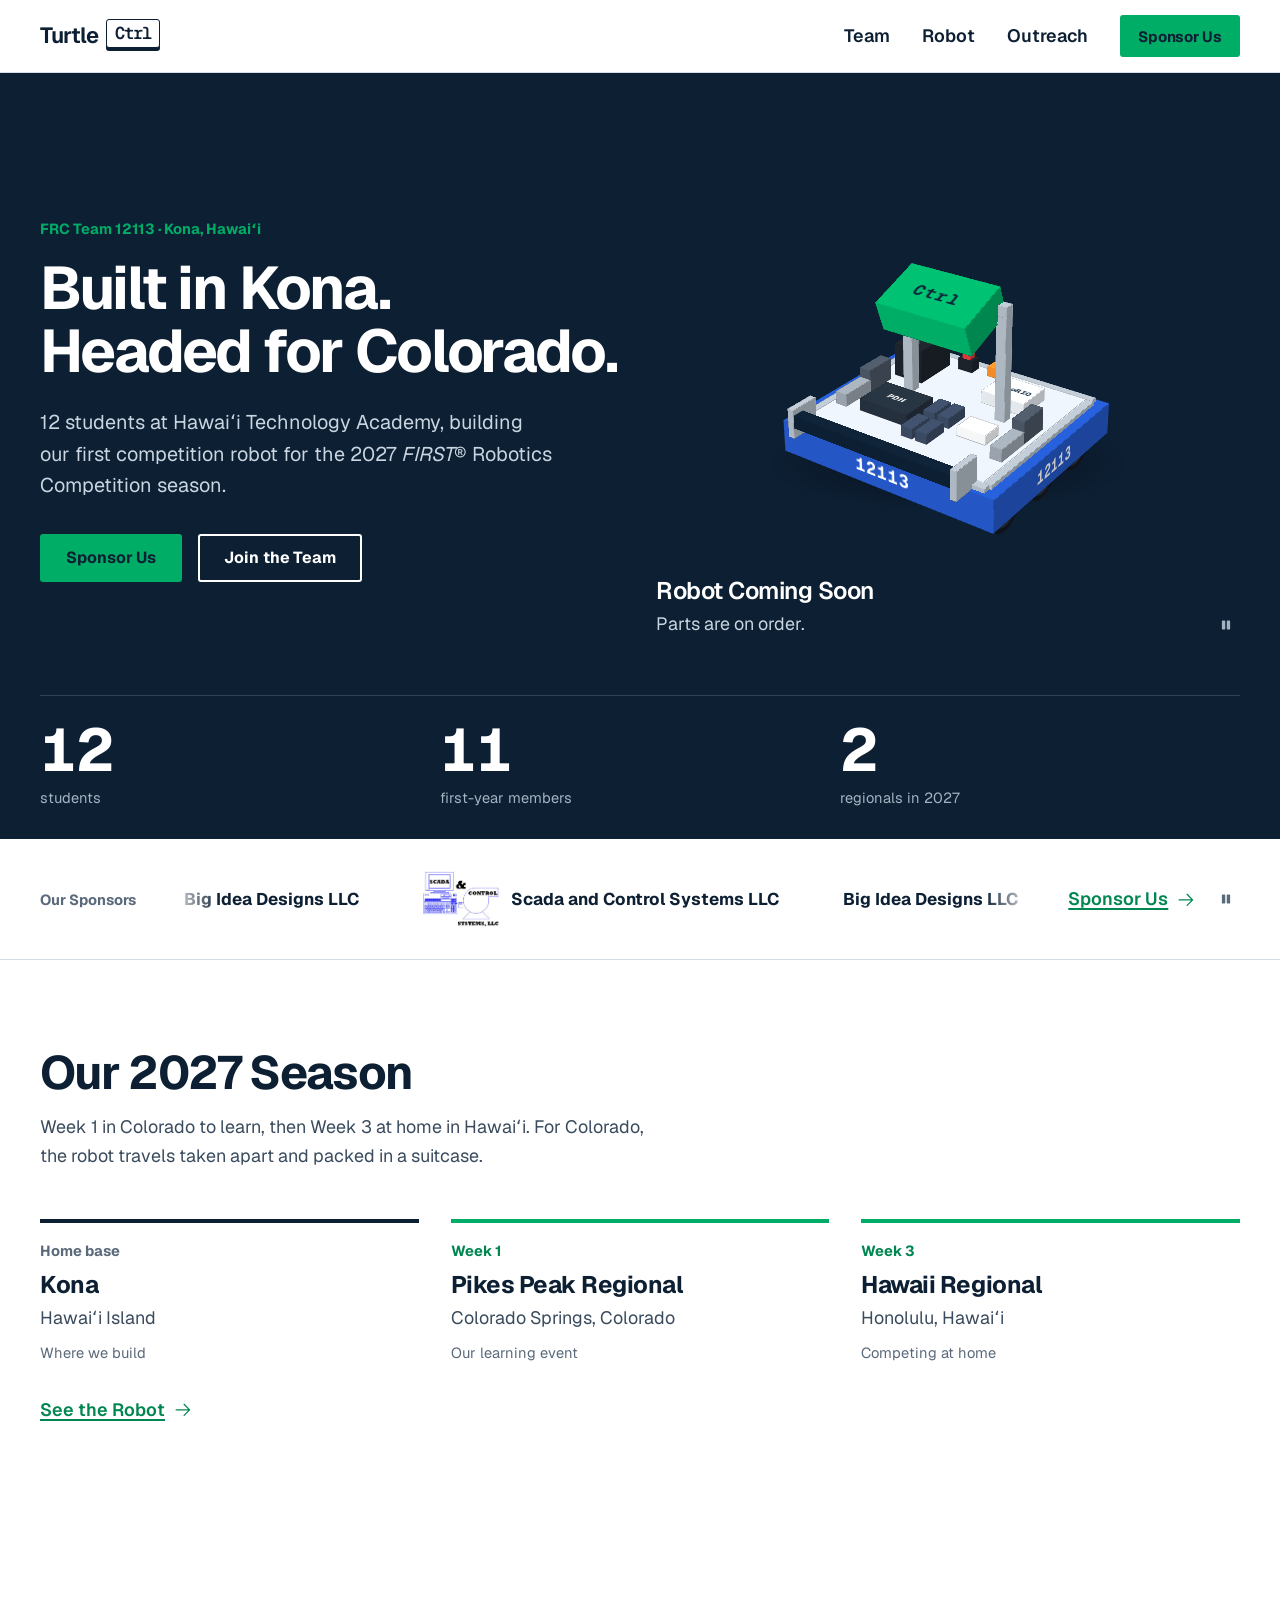
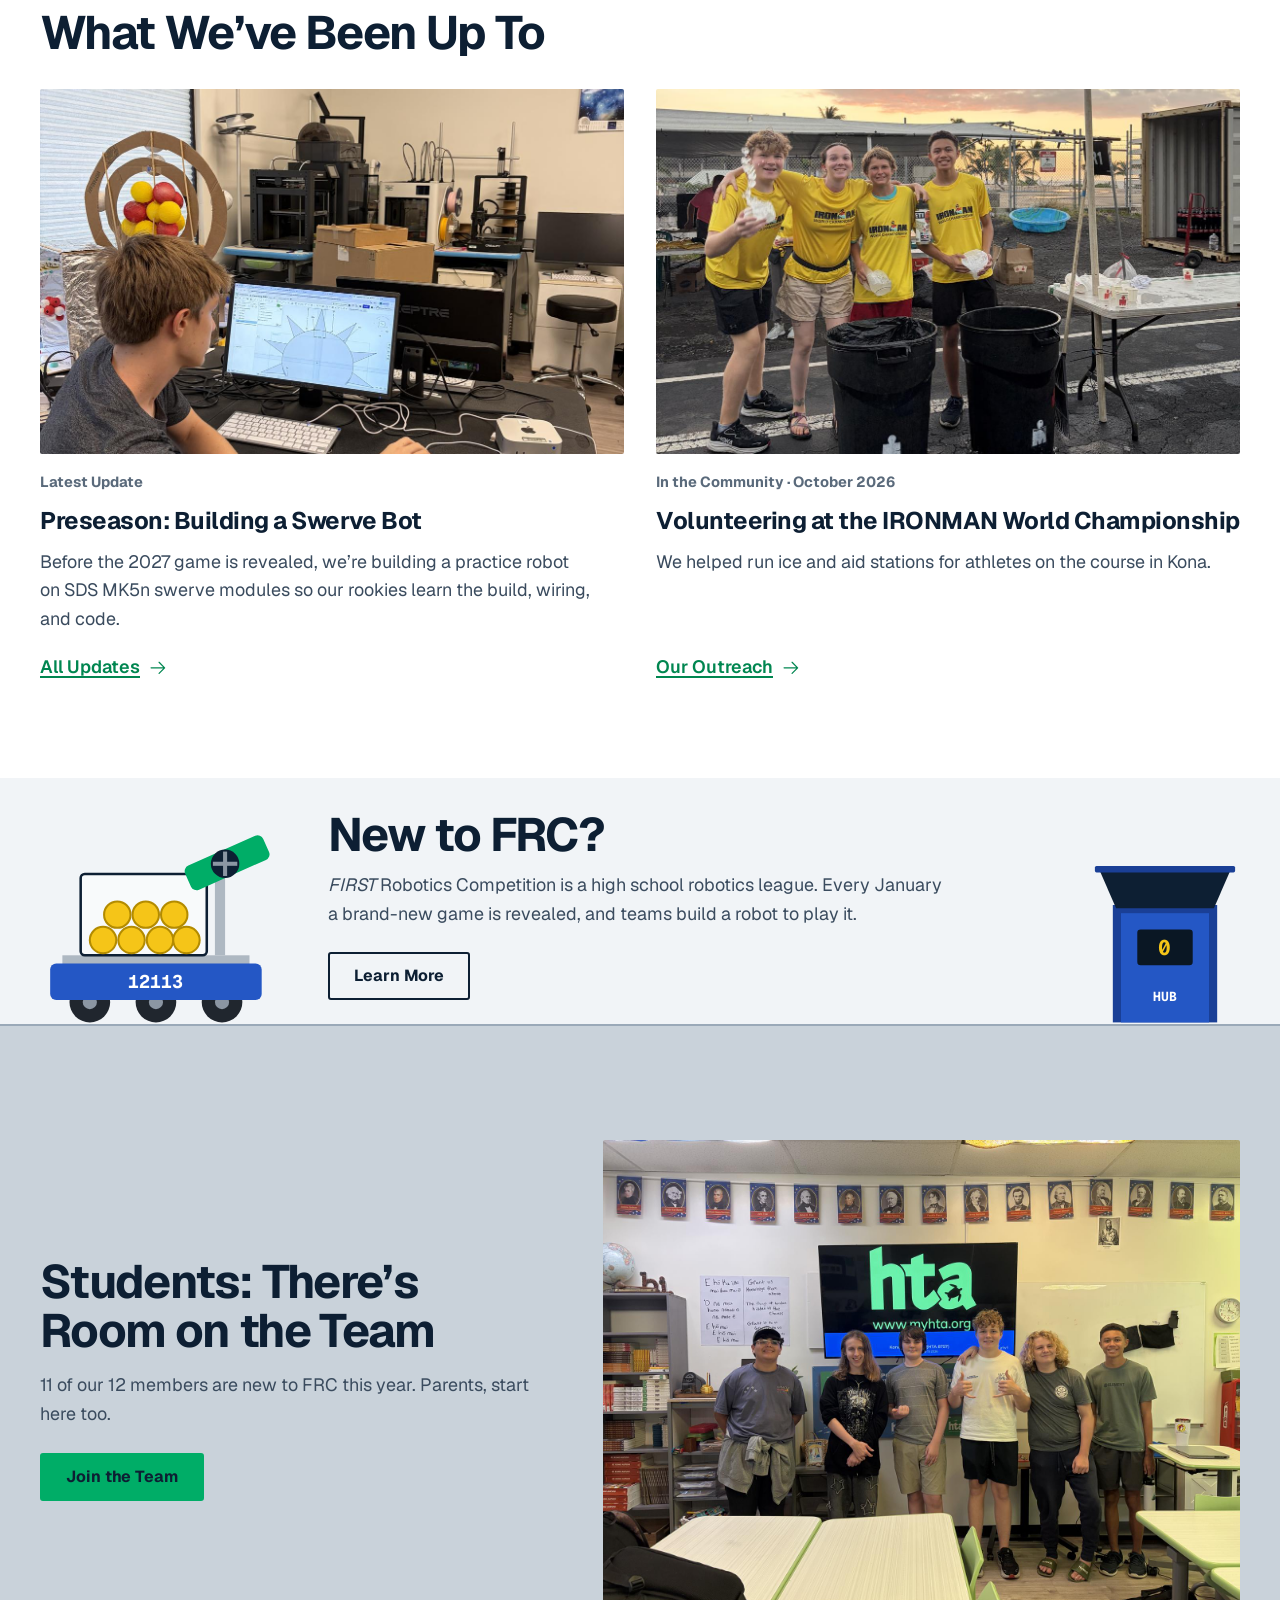
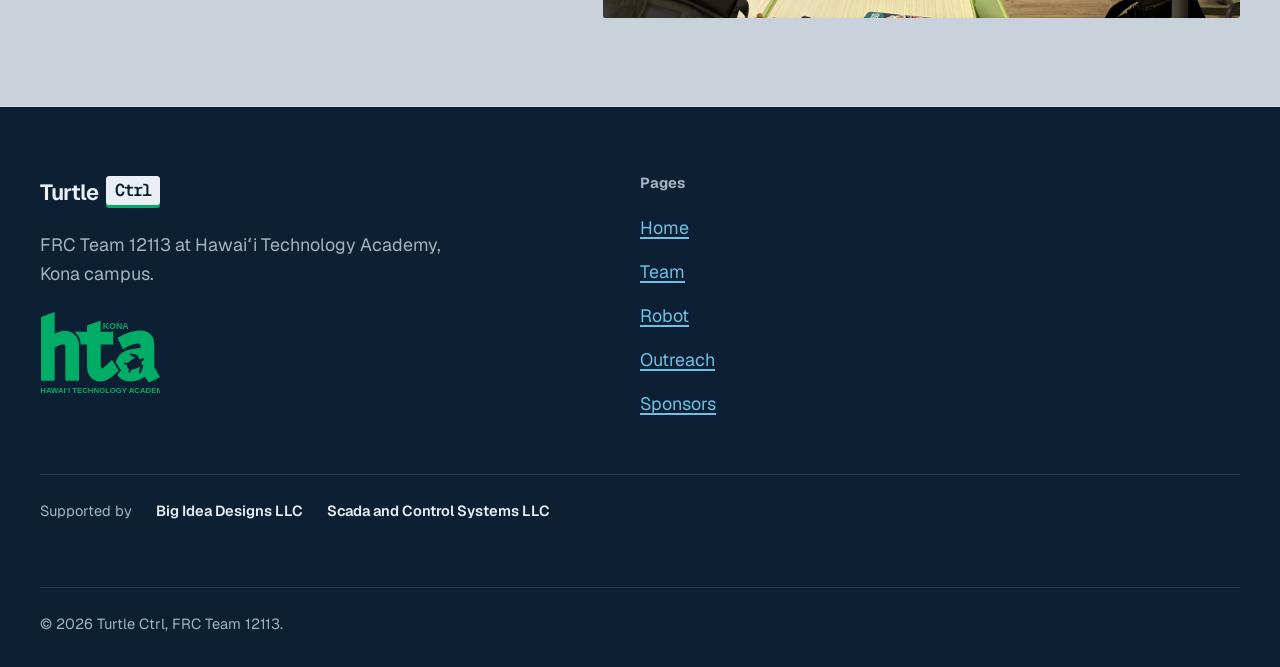
<file: index.html>
<!doctype html>
<html lang="en">
<head>
  <meta charset="utf-8">
  <meta name="viewport" content="width=device-width, initial-scale=1">
  <title>Turtle Ctrl | FRC Team 12113, Kona, Hawaiʻi</title>
  <meta name="description" content="Turtle Ctrl is FRC Team 12113, a rookie FIRST Robotics Competition team at Hawaiʻi Technology Academy in Kona, building for the 2027 season.">
  <link rel="canonical" href="https://turtlectrl12113.com/">
  <meta property="og:url" content="https://turtlectrl12113.com/">
  <meta name="color-scheme" content="light dark">
  <meta name="theme-color" content="#FFFFFF" media="(prefers-color-scheme: light)">
  <meta name="theme-color" content="#0A1724" media="(prefers-color-scheme: dark)">
  <meta property="og:title" content="Turtle Ctrl | FRC Team 12113, Kona, Hawaiʻi">
  <meta property="og:description" content="Turtle Ctrl is FRC Team 12113, a rookie FIRST Robotics Competition team at Hawaiʻi Technology Academy in Kona, building for the 2027 season.">
  <meta property="og:type" content="website">
  <meta property="og:site_name" content="Turtle Ctrl, FRC Team 12113">
  <!-- Share preview image (full address so texts and social posts can load it) -->
  <meta property="og:image" content="https://turtlectrl12113.com/images/og-card.jpg">
  <meta property="og:image:width" content="1200">
  <meta property="og:image:height" content="630">
  <meta property="og:image:alt" content="Turtle Ctrl, FRC Team 12113 from Kona, Hawaiʻi">
  <meta name="twitter:card" content="summary_large_image">
  <link rel="icon" href="images/favicon.svg" type="image/svg+xml">
  <link rel="apple-touch-icon" href="images/apple-touch-icon.png">
  <link rel="preload" href="fonts/geist-latin-wght-normal.woff2" as="font" type="font/woff2" crossorigin>
  <link rel="stylesheet" href="css/styles.css?v=20261018e">
  <link rel="stylesheet" href="css/pages.css?v=20261018e">
  <link rel="stylesheet" href="css/minibots.css?v=20261018e">
  <link rel="stylesheet" href="css/kitbot.css?v=20261018e">
  <link rel="stylesheet" href="css/shooter.css?v=20261018e">
  <script type="application/ld+json">
  {
    "@context": "https://schema.org",
    "@type": "SportsTeam",
    "name": "Turtle Ctrl",
    "alternateName": "FRC Team 12113",
    "url": "https://turtlectrl12113.com/",
    "sport": "FIRST Robotics Competition",
    "description": "A rookie FIRST Robotics Competition team at Hawaiʻi Technology Academy, Kona campus.",
    "location": { "@type": "Place", "name": "Kona, Hawaiʻi" },
    "memberOf": { "@type": "School", "name": "Hawaiʻi Technology Academy" }
  }
  </script>
</head>
<body>
  <a class="skip-link" href="#main">Skip to content</a>

  <!-- ===== HEADER (same on every page; only aria-current changes) ===== -->
  <header class="site-header">
    <div class="container site-header__inner">
      <a class="wordmark" href="index.html" aria-label="Turtle Ctrl, home" translate="no">Turtle <span class="key">Ctrl</span></a>
      <nav class="site-nav" aria-label="Main">
        <ul>
          <li><a href="team.html">Team</a></li>
          <li><a href="robot.html">Robot</a></li>
          <li><a href="outreach.html">Outreach</a></li>
          <li class="nav-contact"><a href="#contact" data-contact>Contact</a></li>
        </ul>
      </nav>
      <div class="site-header__cta">
        <a class="btn btn--secondary btn--sm site-header__contact" href="#contact" data-contact>Contact Us</a>
        <a class="btn btn--primary btn--sm" href="sponsors.html">Sponsor Us</a>
      </div>
    </div>
  </header>

  <main id="main">

    <!-- ===== HERO ===== -->
    <section class="hero" aria-labelledby="hero-title">
      <div class="container hero__grid">
        <div class="hero__copy">
          <p class="hero__label mono" translate="no">FRC Team 12113 · Kona, Hawaiʻi</p>
          <!-- DRAFT: Reif to rewrite -->
          <h1 id="hero-title" class="draft">Built in Kona.<br> Headed for Colorado.</h1>
          <!-- DRAFT: Reif to rewrite -->
          <p class="hero__sub draft">12 students at Hawaiʻi Technology Academy, building our first competition robot for the 2027 <i>FIRST</i>® Robotics Competition season.</p>
          <div class="btn-row">
            <a class="btn btn--primary" href="sponsors.html">Sponsor Us</a>
            <a class="btn btn--secondary" href="team.html#join">Join the Team</a>
          </div>
        </div>
        <div class="hero__media">
          <!-- Kitbot motion graphic (js/kitbot.js + css/kitbot.css).
               When the real robot exists, swap this <figure> for a photo or video. -->
          <figure class="kb-stage" data-kitbot>
            <div class="kb-viewport" role="img" aria-label="Animated drawing of a kitbot-style robot with blue 12113 bumpers, turning in place">
              <div class="kb-shadow"></div>
              <div class="kb-world"></div>
            </div>
            <figcaption class="kb-caption">
              <div>
                <p class="kb-caption__title">Robot Coming Soon</p>
                <p class="kb-caption__text">Parts are on order.</p>
              </div>
              <button class="anim-toggle kb-toggle" type="button" aria-label="Pause animation"><svg class="anim-toggle__pause" viewBox="0 0 256 256" aria-hidden="true" focusable="false"><path d="M216,48V208a16,16,0,0,1-16,16H160a16,16,0,0,1-16-16V48a16,16,0,0,1,16-16h40A16,16,0,0,1,216,48ZM96,32H56A16,16,0,0,0,40,48V208a16,16,0,0,0,16,16H96a16,16,0,0,0,16-16V48A16,16,0,0,0,96,32Z"/></svg><svg class="anim-toggle__play" viewBox="0 0 256 256" aria-hidden="true" focusable="false"><path d="M240,128a15.74,15.74,0,0,1-7.6,13.51L88.32,229.65a16,16,0,0,1-16.2.3A15.86,15.86,0,0,1,64,216.13V39.87a15.86,15.86,0,0,1,8.12-13.82,16,16,0,0,1,16.2.3L232.4,114.49A15.74,15.74,0,0,1,240,128Z"/></svg></button>
            </figcaption>
          </figure>
        </div>
      </div>
    </section>

    <!-- ===== STATS (edit in content.js > stats) ===== -->
    <section class="hero-stats" aria-label="Team at a glance">
      <div class="container">
        <ul class="stats" data-render="stats"></ul>
      </div>
    </section>

    <!-- ===== SPONSOR CAROUSEL (edit in content.js > sponsors) ===== -->
    <section class="sponsor-strip" aria-labelledby="strip-title">
      <div class="container sponsor-strip__inner">
        <h2 id="strip-title" class="sponsor-strip__label mono">Our Sponsors</h2>
        <div class="marquee" data-render="sponsor-carousel"></div>
        <div class="sponsor-strip__end">
          <a class="link-arrow" href="sponsors.html">Sponsor Us <span data-icon="arrow"></span></a>
          <button class="anim-toggle marquee__toggle" type="button" aria-label="Pause sponsor carousel" hidden><svg class="anim-toggle__pause" viewBox="0 0 256 256" aria-hidden="true" focusable="false"><path d="M216,48V208a16,16,0,0,1-16,16H160a16,16,0,0,1-16-16V48a16,16,0,0,1,16-16h40A16,16,0,0,1,216,48ZM96,32H56A16,16,0,0,0,40,48V208a16,16,0,0,0,16,16H96a16,16,0,0,0,16-16V48A16,16,0,0,0,96,32Z"/></svg><svg class="anim-toggle__play" viewBox="0 0 256 256" aria-hidden="true" focusable="false"><path d="M240,128a15.74,15.74,0,0,1-7.6,13.51L88.32,229.65a16,16,0,0,1-16.2.3A15.86,15.86,0,0,1,64,216.13V39.87a15.86,15.86,0,0,1,8.12-13.82,16,16,0,0,1,16.2.3L232.4,114.49A15.74,15.74,0,0,1,240,128Z"/></svg></button>
        </div>
      </div>
    </section>

    <!-- ===== SEASON ROUTE (edit in content.js > events) ===== -->
    <section class="section" aria-labelledby="season-title">
      <div class="container">
        <div class="route-head">
          <h2 id="season-title">Our 2027 Season</h2>
          <!-- DRAFT: Reif to rewrite -->
          <p class="draft">Week 1 in Colorado to learn, then Week 3 at home in Hawaiʻi. For Colorado, the robot travels taken apart and packed in a suitcase.</p>
        </div>
        <ol class="route" data-render="route"></ol>
        <p class="route-foot"><a class="link-arrow" href="robot.html">See the Robot <span data-icon="arrow"></span></a></p>
      </div>
    </section>

    <!-- ===== NEWS: latest update + latest community story (content.js > updates, outreach) ===== -->
    <section class="section" aria-labelledby="news-title">
      <div class="container">
        <h2 id="news-title">What We’ve Been Up To</h2>
        <div class="news" data-render="home-news"></div>
      </div>
    </section>

    <!-- ===== NEW TO FRC? + shooter gimmick (js/shooter.js + css/shooter.css) =====
         Desktop: hover the band and the robot shoots fuel over the text into the hub.
         Phones: it shoots on its own while the band is near the middle of the screen. -->
    <section class="frc-field" data-shooter aria-labelledby="frc-title">
      <div class="container frc-field__inner">
        <svg class="frc-field__robot" viewBox="56 60 236 204" aria-hidden="true" focusable="false">
          <g class="sh-robot"><g class="sh-body">
            <circle class="sh-tire" cx="105" cy="242" r="20"/><circle class="sh-hubcap" cx="105" cy="242" r="7"/>
            <circle class="sh-tire" cx="170" cy="242" r="20"/><circle class="sh-hubcap" cx="170" cy="242" r="7"/>
            <circle class="sh-tire" cx="235" cy="242" r="20"/><circle class="sh-hubcap" cx="235" cy="242" r="7"/>
            <rect class="sh-alu" x="78" y="196" width="184" height="10"/>
            <rect class="sh-bumper" x="66" y="204" width="208" height="36" rx="6"/>
            <text class="sh-text" x="170" y="228" font-size="18" text-anchor="middle">12113</text>
            <rect class="sh-poly" x="96" y="116" width="124" height="80" rx="4" stroke-width="2.5"/>
            <circle class="sh-fuel" cx="118" cy="181" r="13"/><circle class="sh-fuel" cx="146" cy="181" r="13"/>
            <circle class="sh-fuel" cx="174" cy="181" r="13"/><circle class="sh-fuel" cx="200" cy="181" r="13"/>
            <circle class="sh-fuel" cx="132" cy="156" r="13"/><circle class="sh-fuel" cx="160" cy="156" r="13"/>
            <circle class="sh-fuel" cx="188" cy="156" r="13"/>
            <rect class="sh-alu" x="228" y="104" width="10" height="92"/>
            <rect class="sh-green" x="198" y="92" width="84" height="26" rx="6" transform="rotate(-24 240 105)"/>
            <g class="sh-fly">
              <circle class="sh-navy" cx="238" cy="106" r="14"/>
              <rect class="sh-hubcap" x="236" y="94" width="4" height="24"/>
              <rect class="sh-hubcap" x="226" y="104" width="24" height="4"/>
            </g>
            <circle class="sh-muzzle" cx="266" cy="90" r="1" fill="none"/>
          </g></g>
        </svg>

        <div class="frc-field__copy">
          <h2 id="frc-title">New to FRC?</h2>
          <p><i>FIRST</i> Robotics Competition is a high school robotics league. Every January a brand-new game is revealed, and teams build a robot to play it.</p>
          <a class="btn btn--secondary" href="robot.html#frc">Learn More</a>
        </div>

        <svg class="frc-field__hub" viewBox="578 64 184 200" aria-hidden="true" focusable="false">
          <g class="sh-hub">
            <rect class="sh-hub-frame" x="606" y="118" width="128" height="144"/>
            <rect class="sh-hub-body" x="616" y="128" width="108" height="134"/>
            <path class="sh-hub-funnel" d="M590 76 L750 76 L730 122 L610 122 Z"/>
            <rect class="sh-hub-frame" x="584" y="70" width="172" height="8" rx="2"/>
            <rect class="sh-screen" x="636" y="148" width="68" height="44" rx="4"/>
            <text class="sh-screen-num" x="670" y="179" font-size="26" text-anchor="middle">0</text>
            <text class="sh-text" x="670" y="236" font-size="16" text-anchor="middle">HUB</text>
            <path class="sh-flash" d="M584 70 L756 70 L756 78 L750 78 L730 122 L610 122 L590 78 L584 78 Z"/>
            <rect class="sh-mouth" x="650" y="100" width="40" height="2" fill="none"/>
          </g>
        </svg>
      </div>
      <div class="frc-field__balls" aria-hidden="true"></div>
    </section>

    <!-- ===== JOIN ===== -->
    <section class="section section--carpet" aria-labelledby="join-title">
      <div class="container join join--photo">
        <div class="join__copy">
          <h2 id="join-title">Students: There’s Room on the Team</h2>
          <!-- DRAFT: Reif to rewrite -->
          <p class="draft">11 of our 12 members are new to FRC this year. Parents, start here too.</p>
          <div class="btn-row">
            <a class="btn btn--primary" href="team.html#join">Join the Team</a>
          </div>
        </div>
        <figure class="photo">
          <img src="images/photos/team-group.jpg" alt="The Turtle Ctrl team standing together in an HTA classroom" width="1600" height="1200" loading="lazy" decoding="async">
        </figure>
      </div>
    </section>

  </main>

  <!-- ===== FOOTER (same on every page; contact info + sponsors come from content.js) ===== -->
  <footer class="site-footer">
    <div class="container">
      <div class="footer-grid">
        <div>
          <a class="wordmark" href="index.html" aria-label="Turtle Ctrl, home" translate="no">Turtle <span class="key">Ctrl</span></a>
          <p class="footer-team">FRC Team 12113 at Hawaiʻi Technology Academy, Kona campus.</p>
          <img class="footer-school" src="images/hta-kona-logo.svg" alt="Hawaiʻi Technology Academy Kona" width="120" height="81" loading="lazy">
        </div>
        <nav aria-label="Footer">
          <p class="footer-title mono">Pages</p>
          <ul class="footer-list">
            <li><a href="index.html">Home</a></li>
            <li><a href="team.html">Team</a></li>
            <li><a href="robot.html">Robot</a></li>
            <li><a href="outreach.html">Outreach</a></li>
            <li><a href="sponsors.html">Sponsors</a></li>
          </ul>
        </nav>
        <div id="contact">
          <p class="footer-title mono">Contact</p>
          <div data-render="footer-contact"></div>
          <noscript><p class="footer-ph">Turn on JavaScript to see our contact info.</p></noscript>
        </div>
      </div>
      <div class="footer-sponsors" data-render="footer-sponsors"></div>
      <p class="footer-base">© <span data-render="year">2026</span> Turtle Ctrl, FRC Team 12113.</p>
    </div>
  </footer>

  <script src="content.js"></script>
  <script src="js/site.js?v=20261018e"></script>
  <script src="js/kitbot.js?v=20261018e"></script>
  <script src="js/shooter.js?v=20261018e"></script>
</body>
</html>
</file>
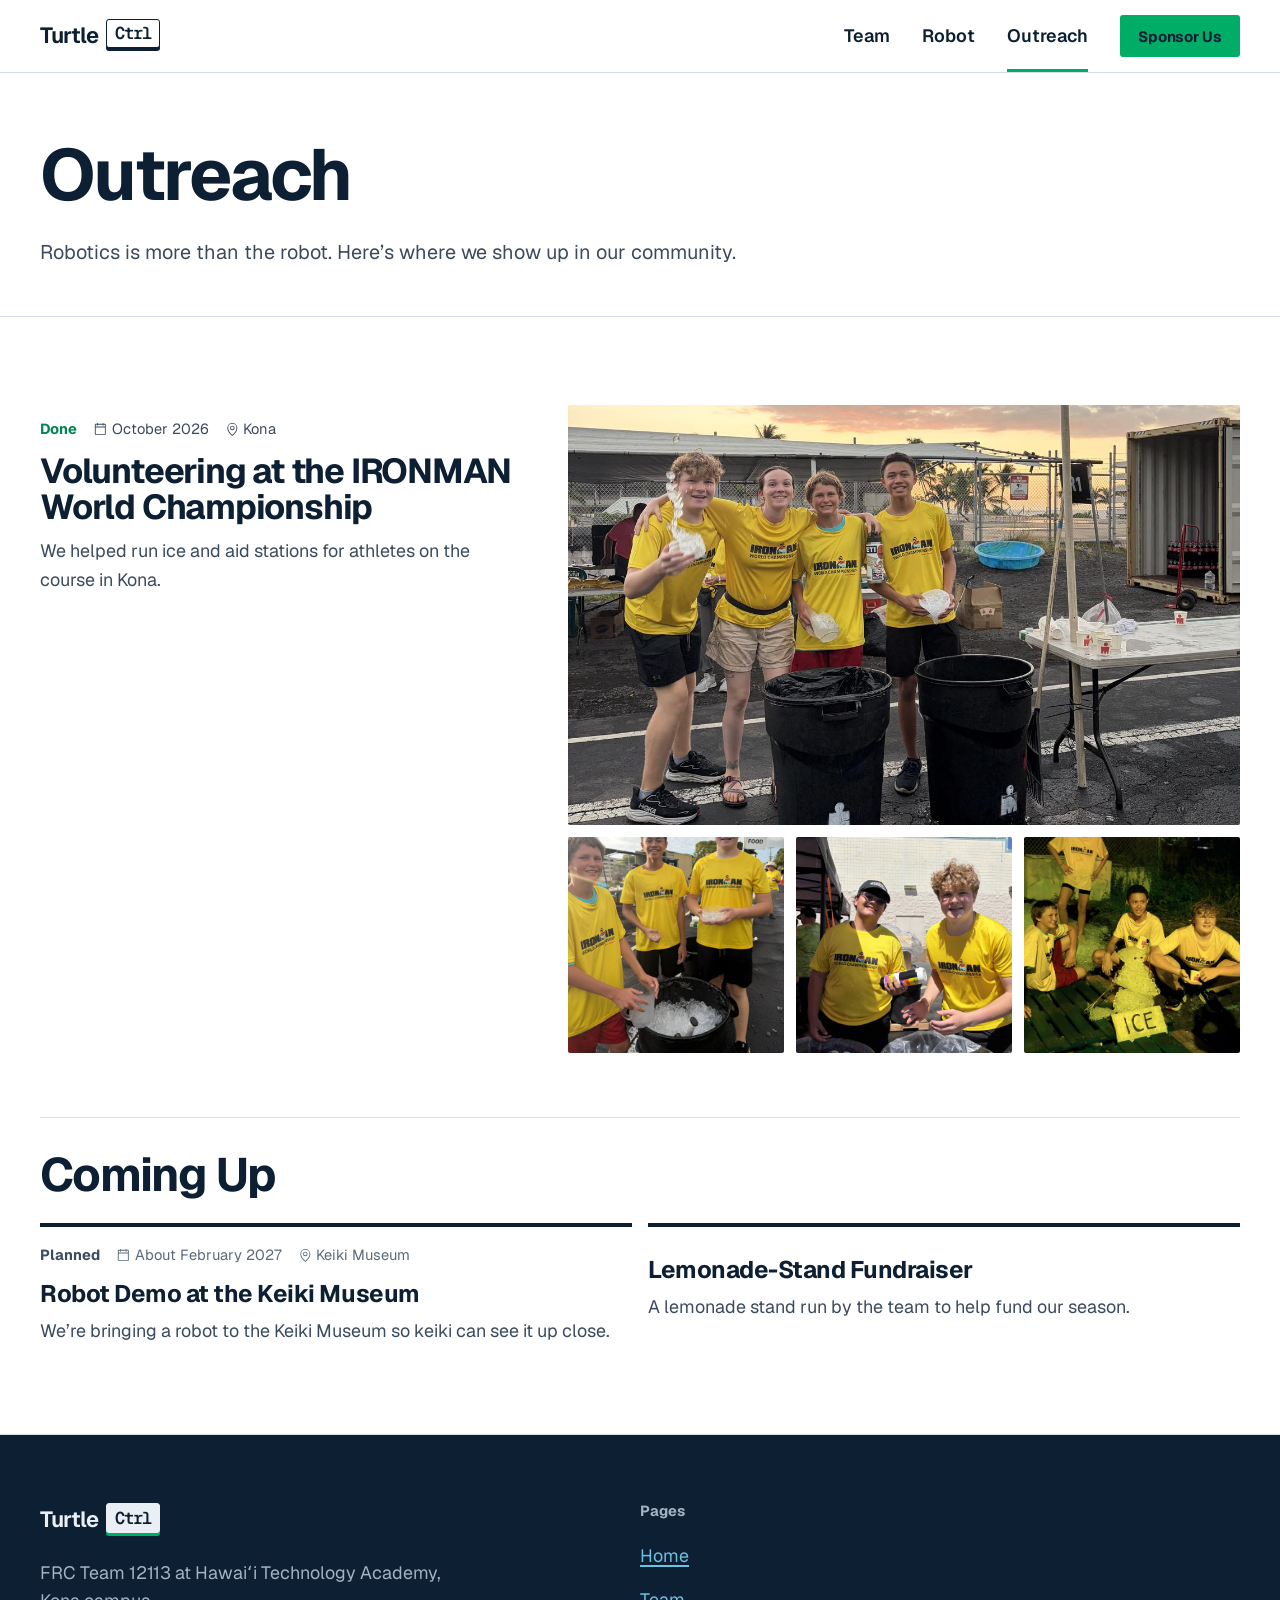
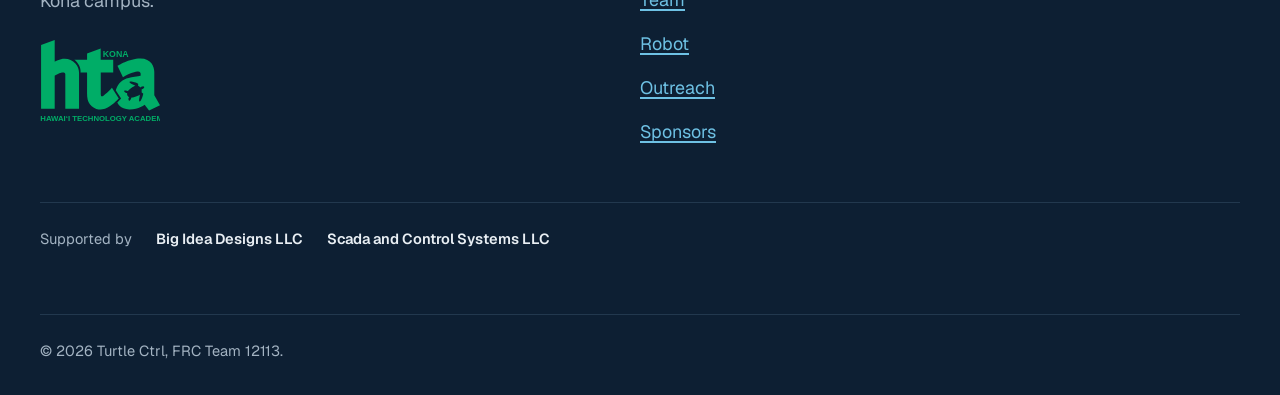
<file: outreach.html>
<!doctype html>
<html lang="en">
<head>
  <meta charset="utf-8">
  <meta name="viewport" content="width=device-width, initial-scale=1">
  <title>Outreach | Turtle Ctrl, FRC 12113</title>
  <meta name="description" content="Turtle Ctrl in the community: IRONMAN World Championship volunteering, a Keiki Museum robot demo, and fundraising.">
  <link rel="canonical" href="https://turtlectrl12113.com/outreach.html">
  <meta property="og:url" content="https://turtlectrl12113.com/outreach.html">
  <meta name="color-scheme" content="light dark">
  <meta name="theme-color" content="#FFFFFF" media="(prefers-color-scheme: light)">
  <meta name="theme-color" content="#0A1724" media="(prefers-color-scheme: dark)">
  <meta property="og:title" content="Outreach | Turtle Ctrl, FRC 12113">
  <meta property="og:description" content="Turtle Ctrl in the community: IRONMAN World Championship volunteering, a Keiki Museum robot demo, and fundraising.">
  <meta property="og:type" content="website">
  <meta property="og:site_name" content="Turtle Ctrl, FRC Team 12113">
  <!-- Share preview image (full address so texts and social posts can load it) -->
  <meta property="og:image" content="https://turtlectrl12113.com/images/og-card.jpg">
  <meta property="og:image:width" content="1200">
  <meta property="og:image:height" content="630">
  <meta property="og:image:alt" content="Turtle Ctrl, FRC Team 12113 from Kona, Hawaiʻi">
  <meta name="twitter:card" content="summary_large_image">
  <link rel="icon" href="images/favicon.svg" type="image/svg+xml">
  <link rel="apple-touch-icon" href="images/apple-touch-icon.png">
  <link rel="preload" href="fonts/geist-latin-wght-normal.woff2" as="font" type="font/woff2" crossorigin>
  <link rel="stylesheet" href="css/styles.css?v=20261018e">
  <link rel="stylesheet" href="css/pages.css?v=20261018e">
  <link rel="stylesheet" href="css/minibots.css?v=20261018e">
</head>
<body>
  <a class="skip-link" href="#main">Skip to content</a>

  <!-- ===== HEADER (same on every page; only aria-current changes) ===== -->
  <header class="site-header">
    <div class="container site-header__inner">
      <a class="wordmark" href="index.html" aria-label="Turtle Ctrl, home" translate="no">Turtle <span class="key">Ctrl</span></a>
      <nav class="site-nav" aria-label="Main">
        <ul>
          <li><a href="team.html">Team</a></li>
          <li><a href="robot.html">Robot</a></li>
          <li><a href="outreach.html" aria-current="page">Outreach</a></li>
          <li class="nav-contact"><a href="#contact" data-contact>Contact</a></li>
        </ul>
      </nav>
      <div class="site-header__cta">
        <a class="btn btn--secondary btn--sm site-header__contact" href="#contact" data-contact>Contact Us</a>
        <a class="btn btn--primary btn--sm" href="sponsors.html">Sponsor Us</a>
      </div>
    </div>
  </header>

  <main id="main">

    <!-- ===== INTRO ===== -->
    <section class="intro" aria-labelledby="outreach-title">
      <div class="container intro__grid">
      <div class="page-intro">
        <h1 id="outreach-title">Outreach</h1>
        <!-- DRAFT: Reif to rewrite -->
        <p class="draft">Robotics is more than the robot. Here’s where we show up in our community.</p>
      </div>
      </div>
    </section>

    <!-- ===== STORIES (content.js > outreach). Stories with photos are featured;
         the rest show as "Coming Up" cards. ===== -->
    <section class="section" aria-label="Outreach events">
      <div class="container outreach" data-render="outreach"></div>
    </section>

    <!-- ===== INVITE (only shows once content.js has a contact email) ===== -->
    <section class="section section--flush-top" aria-labelledby="invite-title" data-needs-email>
      <div class="container">
        <div class="invite">
          <div>
            <h2 id="invite-title">Know an Event That Needs a Robot?</h2>
            <!-- DRAFT: Reif to rewrite -->
            <p class="draft">Schools, libraries, and community events in Kona: tell us about it.</p>
          </div>
          <a class="btn btn--primary" href="#contact" data-contact="Event invitation for Turtle Ctrl">Contact Us</a>
        </div>
      </div>
    </section>

  </main>

  <!-- ===== FOOTER (same on every page; contact info + sponsors come from content.js) ===== -->
  <footer class="site-footer">
    <div class="container">
      <div class="footer-grid">
        <div>
          <a class="wordmark" href="index.html" aria-label="Turtle Ctrl, home" translate="no">Turtle <span class="key">Ctrl</span></a>
          <p class="footer-team">FRC Team 12113 at Hawaiʻi Technology Academy, Kona campus.</p>
          <img class="footer-school" src="images/hta-kona-logo.svg" alt="Hawaiʻi Technology Academy Kona" width="120" height="81" loading="lazy">
        </div>
        <nav aria-label="Footer">
          <p class="footer-title mono">Pages</p>
          <ul class="footer-list">
            <li><a href="index.html">Home</a></li>
            <li><a href="team.html">Team</a></li>
            <li><a href="robot.html">Robot</a></li>
            <li><a href="outreach.html">Outreach</a></li>
            <li><a href="sponsors.html">Sponsors</a></li>
          </ul>
        </nav>
        <div id="contact">
          <p class="footer-title mono">Contact</p>
          <div data-render="footer-contact"></div>
          <noscript><p class="footer-ph">Turn on JavaScript to see our contact info.</p></noscript>
        </div>
      </div>
      <div class="footer-sponsors" data-render="footer-sponsors"></div>
      <p class="footer-base">© <span data-render="year">2026</span> Turtle Ctrl, FRC Team 12113.</p>
    </div>
  </footer>

  <script src="content.js"></script>
  <script src="js/site.js?v=20261018e"></script>
</body>
</html>
</file>
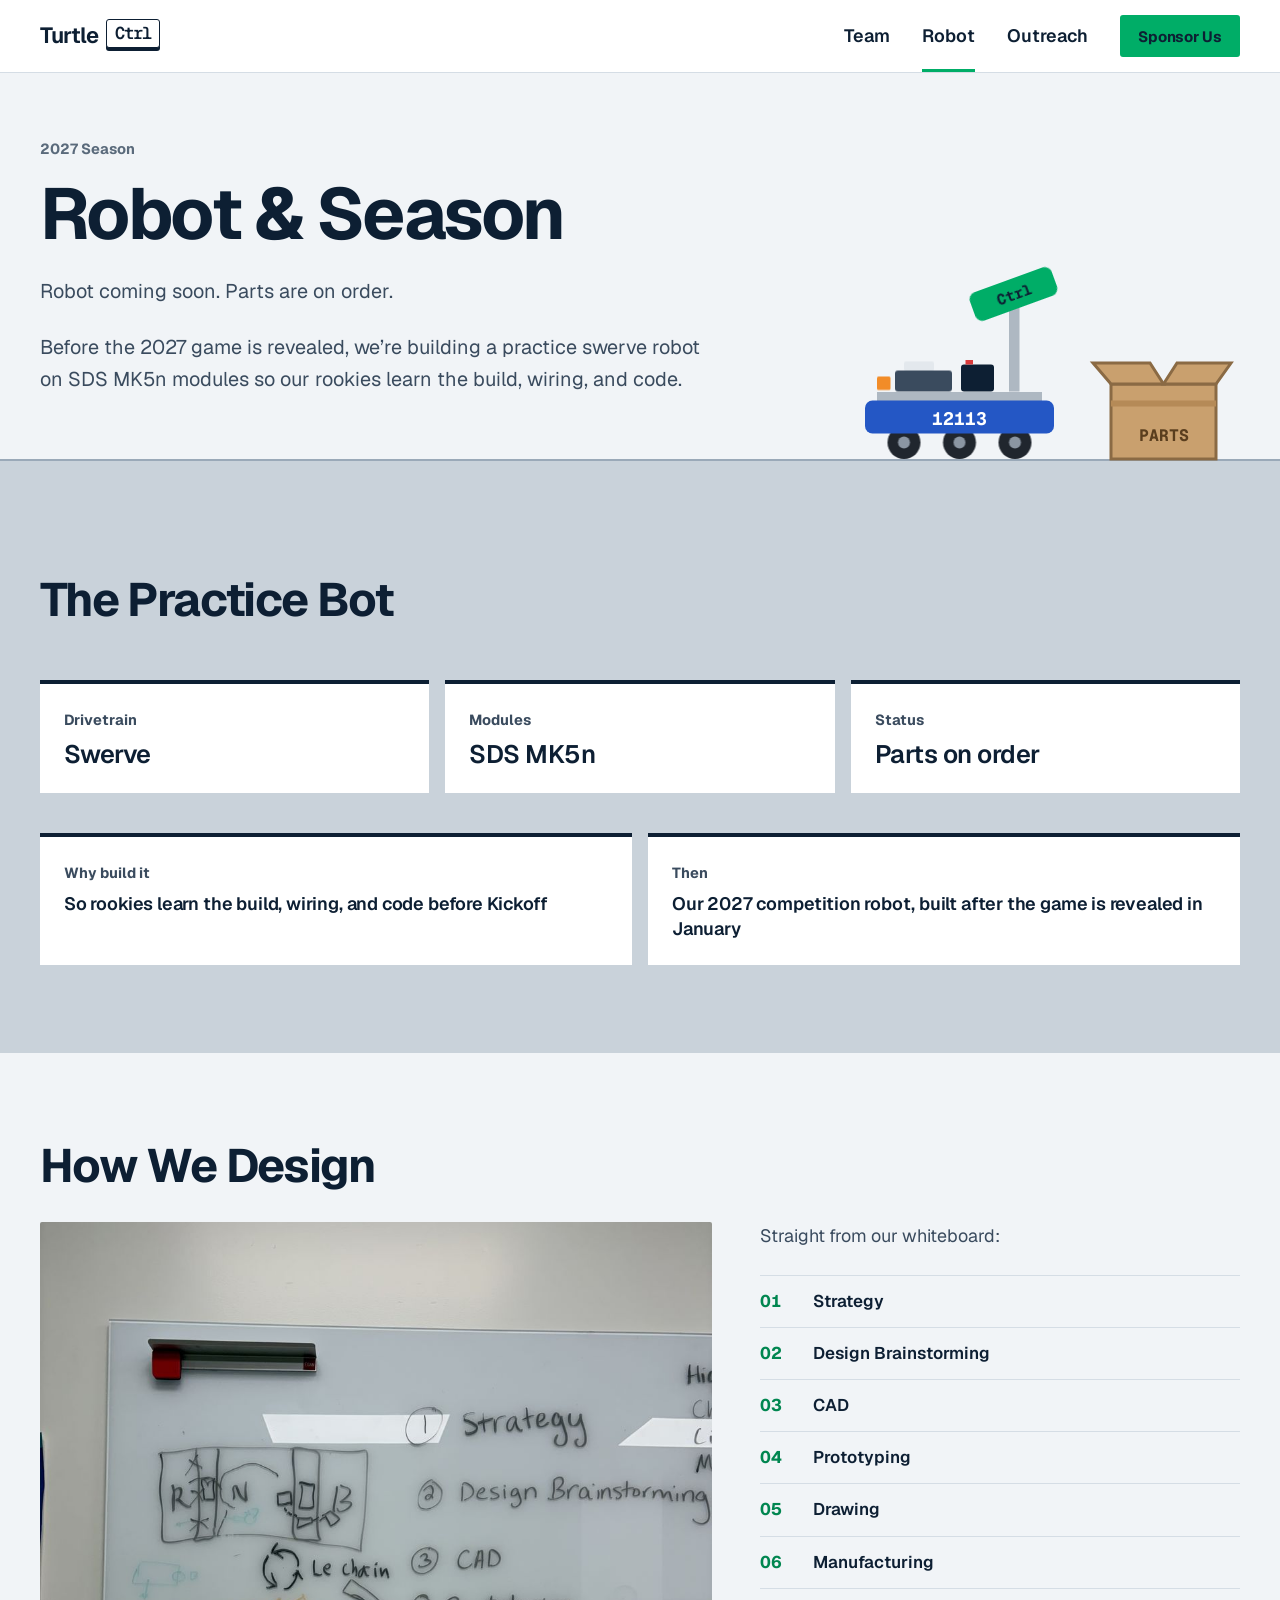
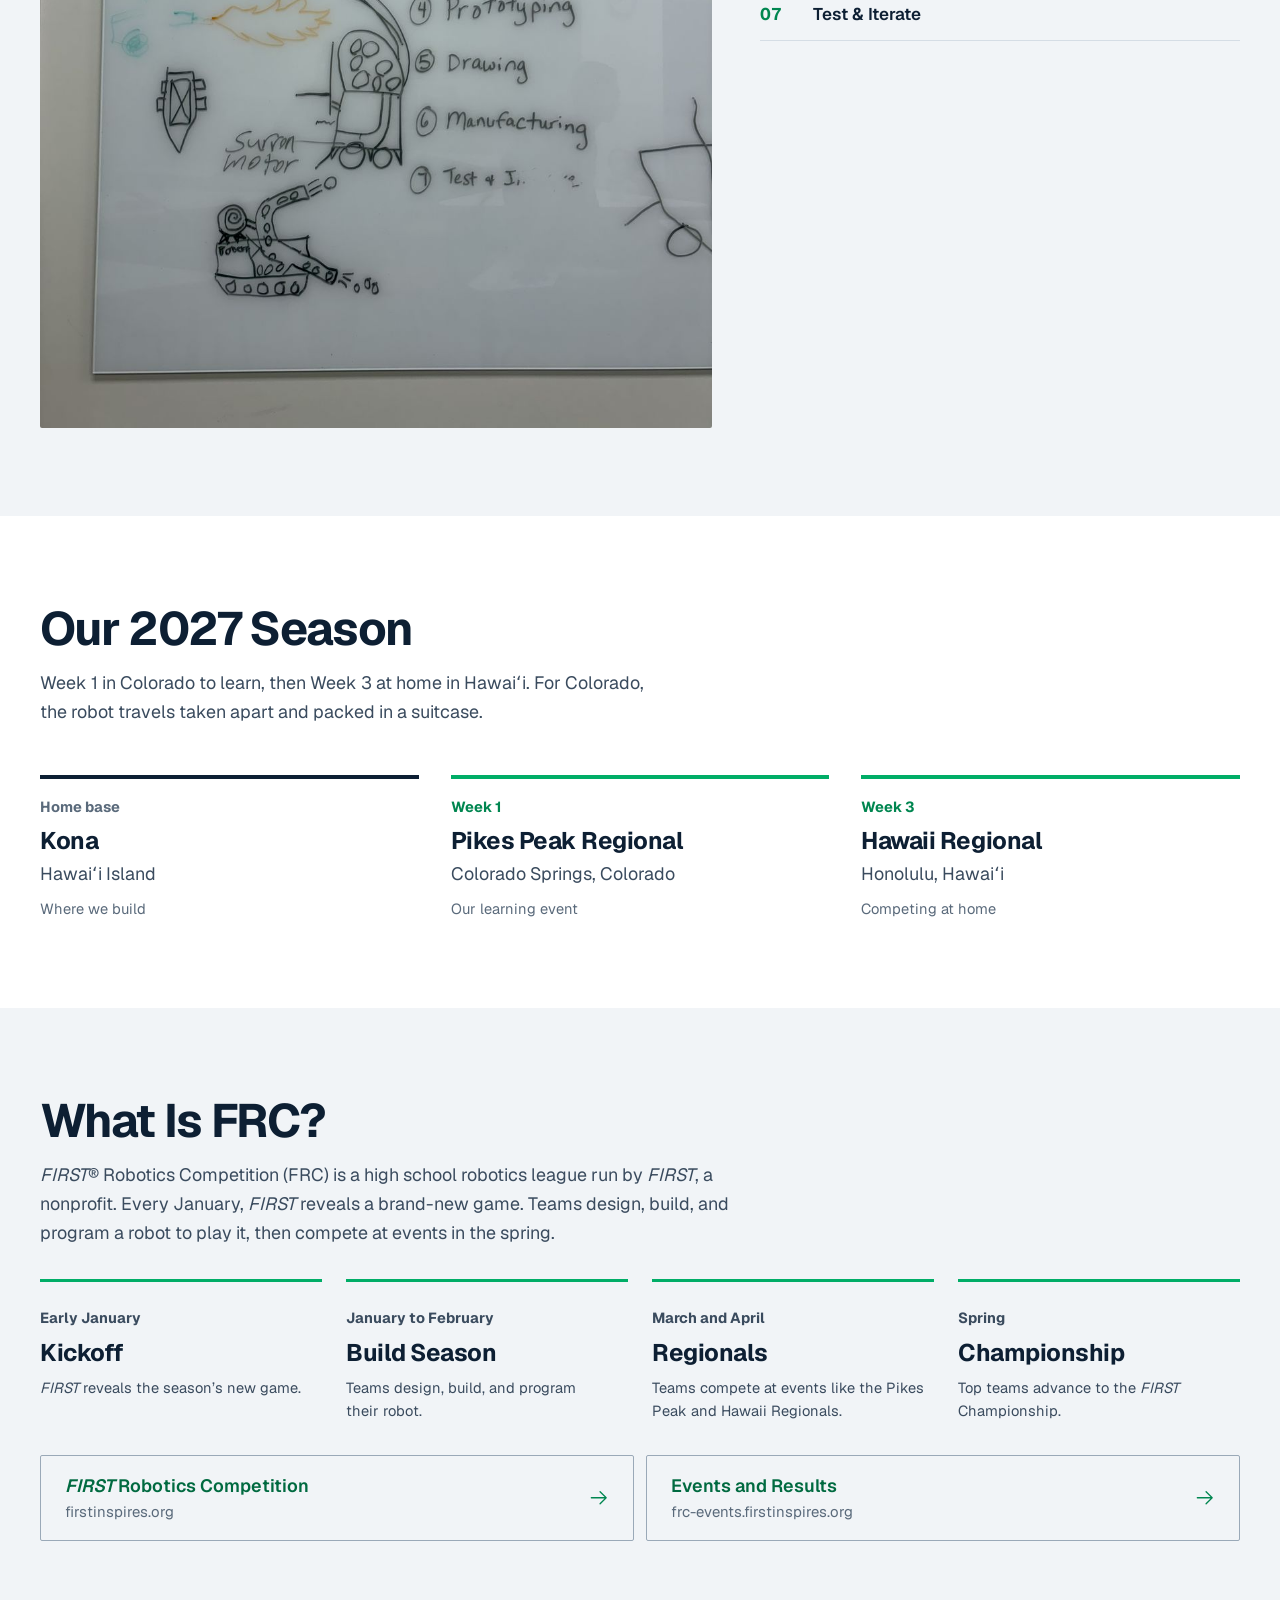
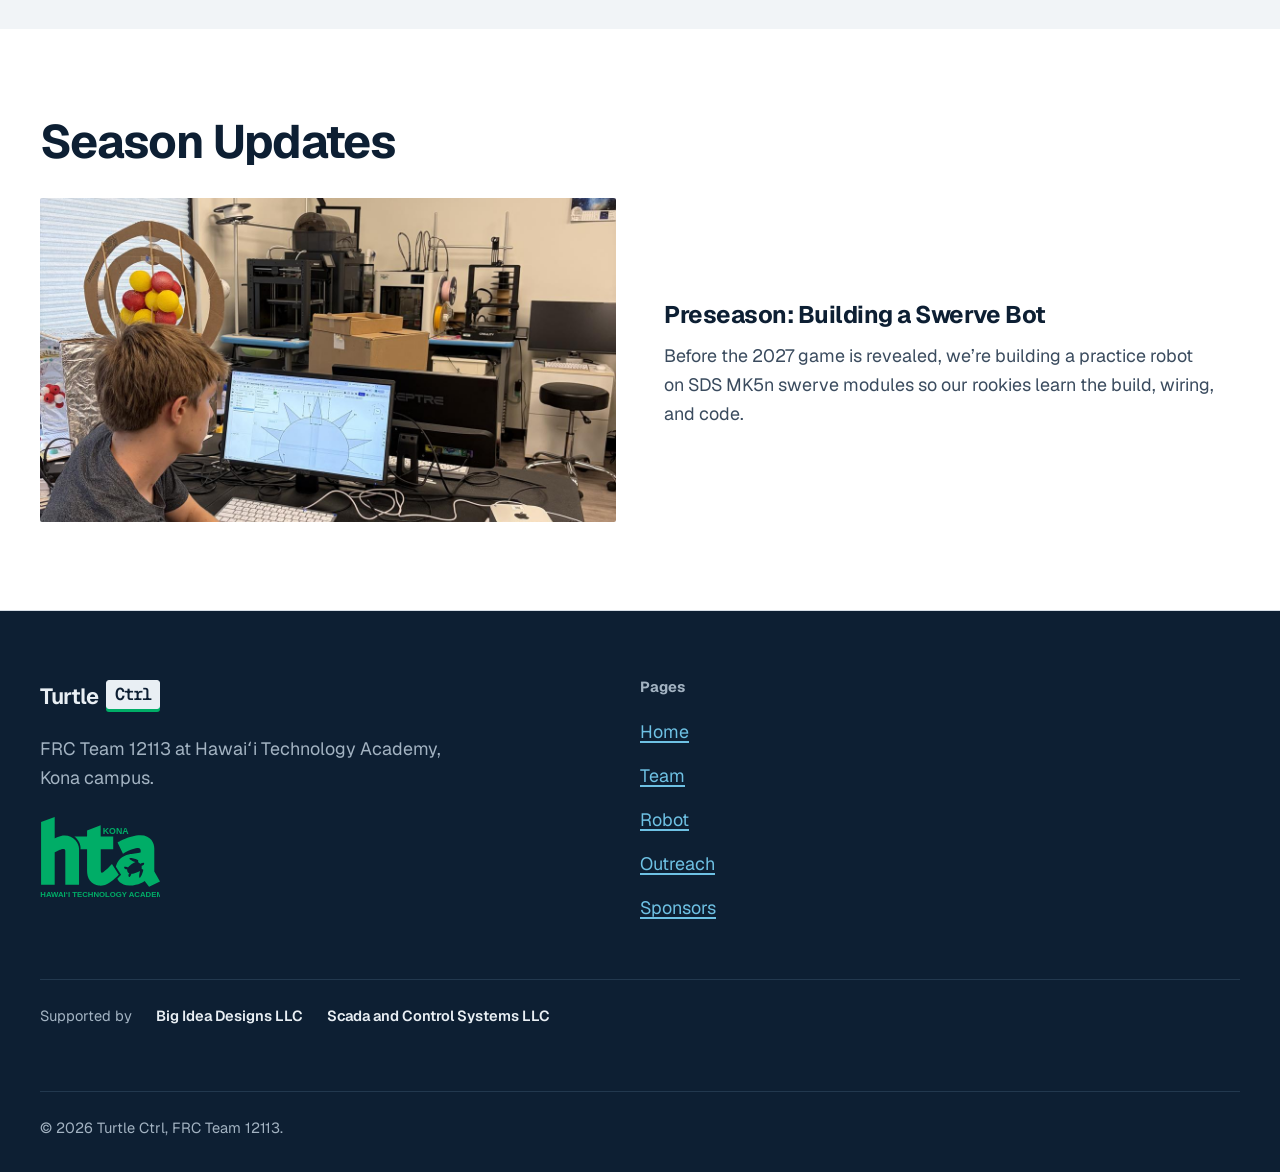
<file: robot.html>
<!doctype html>
<html lang="en">
<head>
  <meta charset="utf-8">
  <meta name="viewport" content="width=device-width, initial-scale=1">
  <title>Robot & Season | Turtle Ctrl, FRC 12113</title>
  <meta name="description" content="Turtle Ctrl’s robot, 2027 season events, how we design, and what FIRST Robotics Competition is.">
  <link rel="canonical" href="https://turtlectrl12113.com/robot.html">
  <meta property="og:url" content="https://turtlectrl12113.com/robot.html">
  <meta name="color-scheme" content="light dark">
  <meta name="theme-color" content="#FFFFFF" media="(prefers-color-scheme: light)">
  <meta name="theme-color" content="#0A1724" media="(prefers-color-scheme: dark)">
  <meta property="og:title" content="Robot & Season | Turtle Ctrl, FRC 12113">
  <meta property="og:description" content="Turtle Ctrl’s robot, 2027 season events, how we design, and what FIRST Robotics Competition is.">
  <meta property="og:type" content="website">
  <meta property="og:site_name" content="Turtle Ctrl, FRC Team 12113">
  <!-- Share preview image (full address so texts and social posts can load it) -->
  <meta property="og:image" content="https://turtlectrl12113.com/images/og-card.jpg">
  <meta property="og:image:width" content="1200">
  <meta property="og:image:height" content="630">
  <meta property="og:image:alt" content="Turtle Ctrl, FRC Team 12113 from Kona, Hawaiʻi">
  <meta name="twitter:card" content="summary_large_image">
  <link rel="icon" href="images/favicon.svg" type="image/svg+xml">
  <link rel="apple-touch-icon" href="images/apple-touch-icon.png">
  <link rel="preload" href="fonts/geist-latin-wght-normal.woff2" as="font" type="font/woff2" crossorigin>
  <link rel="stylesheet" href="css/styles.css?v=20261018e">
  <link rel="stylesheet" href="css/pages.css?v=20261018e">
  <link rel="stylesheet" href="css/minibots.css?v=20261018e">
</head>
<body>
  <a class="skip-link" href="#main">Skip to content</a>

  <!-- ===== HEADER (same on every page; only aria-current changes) ===== -->
  <header class="site-header">
    <div class="container site-header__inner">
      <a class="wordmark" href="index.html" aria-label="Turtle Ctrl, home" translate="no">Turtle <span class="key">Ctrl</span></a>
      <nav class="site-nav" aria-label="Main">
        <ul>
          <li><a href="team.html">Team</a></li>
          <li><a href="robot.html" aria-current="page">Robot</a></li>
          <li><a href="outreach.html">Outreach</a></li>
          <li class="nav-contact"><a href="#contact" data-contact>Contact</a></li>
        </ul>
      </nav>
      <div class="site-header__cta">
        <a class="btn btn--secondary btn--sm site-header__contact" href="#contact" data-contact>Contact Us</a>
        <a class="btn btn--primary btn--sm" href="sponsors.html">Sponsor Us</a>
      </div>
    </div>
  </header>

  <main id="main">

    <!-- ===== INTRO: floor band, parts drop in and the robot assembles ===== -->
    <section class="floor-band" data-minibot aria-labelledby="robot-title">
      <div class="container floor-band__inner">
      <div class="page-intro">
        <p class="page-intro__label mono">2027 Season</p>
        <h1 id="robot-title">Robot &amp; Season</h1>
        <p>Robot coming soon. Parts are on order.</p>
        <!-- DRAFT: Reif to rewrite -->
        <p class="draft">Before the 2027 game is revealed, we’re building a practice swerve robot on SDS MK5n modules so our rookies learn the build, wiring, and code.</p>
      </div>
      <svg class="floor-band__scene" viewBox="50 40 262 136" style="--w: 262" role="img" aria-label="Animation: robot parts drop in from above and assemble into a robot next to a crate of parts" focusable="false">
            <g>
              <rect class="mb-card" x="226" y="126" width="70" height="50"/>
              <rect x="226" y="137" width="70" height="4" fill="#B58A57"/>
              <polygon class="mb-card" points="226,126 214,112 252,112 261,126"/>
              <polygon class="mb-card" points="261,126 270,112 306,112 296,126"/>
              <text class="mb-label mb-label--brown" x="261" y="164" font-size="11" text-anchor="middle">PARTS</text>
            </g>
            <g class="mb-a-part" style="--d:0s">
              <circle class="sh-tire" cx="88" cy="165" r="11"/><circle class="sh-hubcap" cx="88" cy="165" r="4"/>
              <circle class="sh-tire" cx="125" cy="165" r="11"/><circle class="sh-hubcap" cx="125" cy="165" r="4"/>
              <circle class="sh-tire" cx="162" cy="165" r="11"/><circle class="sh-hubcap" cx="162" cy="165" r="4"/>
            </g>
            <g class="mb-a-part" style="--d:0.3s">
              <rect class="sh-alu" x="70" y="131" width="110" height="7"/>
              <rect class="sh-bumper" x="62" y="137" width="126" height="22" rx="5"/>
              <text class="sh-text" x="125" y="153" font-size="12" text-anchor="middle">12113</text>
            </g>
            <g class="mb-a-part" style="--d:0.6s">
              <rect class="mb-slate" x="82" y="117" width="38" height="14" rx="2"/>
              <rect class="mb-light" x="88" y="111" width="20" height="6" rx="1"/>
            </g>
            <g class="mb-a-part" style="--d:0.9s">
              <rect class="sh-navy" x="126" y="113" width="22" height="18" rx="2"/>
              <rect class="mb-red" x="129" y="110" width="5" height="3"/>
            </g>
            <g class="mb-a-part" style="--d:1.2s">
              <rect class="sh-alu" x="158" y="74" width="7" height="57"/>
            </g>
            <g class="mb-a-part" style="--d:1.5s">
              <g transform="rotate(-20 161 66)">
                <rect class="sh-green" x="132" y="56" width="58" height="20" rx="5"/>
                <text class="mb-label" x="161" y="70" font-size="10" text-anchor="middle">Ctrl</text>
              </g>
            </g>
            <g class="mb-a-part" style="--d:1.8s">
              <rect class="mb-orange mb-a-rsl" x="70" y="121" width="9" height="9" rx="1"/>
            </g>
          </svg>
      </div>
    </section>

    <!-- ===== THE PRACTICE BOT (facts only) ===== -->
    <section class="section section--carpet" aria-labelledby="bot-title">
      <div class="container">
        <h2 id="bot-title">The Practice Bot</h2>
        <dl class="specs">
          <div class="spec"><dt class="mono">Drivetrain</dt><dd>Swerve</dd></div>
          <div class="spec"><dt class="mono">Modules</dt><dd>SDS MK5n</dd></div>
          <div class="spec"><dt class="mono">Status</dt><dd>Parts on order</dd></div>
          <div class="spec spec--wide"><dt class="mono">Why build it</dt><dd>So rookies learn the build, wiring, and code before Kickoff</dd></div>
          <div class="spec spec--wide"><dt class="mono">Then</dt><dd>Our 2027 competition robot, built after the game is revealed in January</dd></div>
        </dl>
      </div>
    </section>

    <!-- ===== DESIGN PROCESS (from the team whiteboard) ===== -->
    <section class="section section--tint" aria-labelledby="process-title">
      <div class="container">
        <h2 id="process-title">How We Design</h2>
        <div class="process">
          <figure class="photo">
            <img src="images/photos/whiteboard.jpg" alt="Team whiteboard listing the design process steps next to robot sketches" width="1000" height="1200" loading="lazy" decoding="async">
          </figure>
          <div>
            <p class="process__lead">Straight from our whiteboard:</p>
            <ol class="steps">
              <li>Strategy</li>
              <li>Design Brainstorming</li>
              <li>CAD</li>
              <li>Prototyping</li>
              <li>Drawing</li>
              <li>Manufacturing</li>
              <li>Test &amp; Iterate</li>
            </ol>
          </div>
        </div>
      </div>
    </section>

    <!-- ===== EVENTS (edit in content.js > events) ===== -->
    <section class="section" aria-labelledby="events-title">
      <div class="container">
        <div class="route-head">
          <h2 id="events-title">Our 2027 Season</h2>
          <!-- DRAFT: Reif to rewrite -->
          <p class="draft">Week 1 in Colorado to learn, then Week 3 at home in Hawaiʻi. For Colorado, the robot travels taken apart and packed in a suitcase.</p>
        </div>
        <ol class="route" data-render="events"></ol>
      </div>
    </section>

    <!-- ===== WHAT IS FRC? ===== -->
    <section id="frc" class="section section--tint" aria-labelledby="frc-title">
      <div class="container">
        <div class="section-head">
          <h2 id="frc-title">What Is FRC?</h2>
          <p><i>FIRST</i>® Robotics Competition (FRC) is a high school robotics league run by <i>FIRST</i>, a nonprofit. Every January, <i>FIRST</i> reveals a brand-new game. Teams design, build, and program a robot to play it, then compete at events in the spring.</p>
        </div>

        <ol class="timeline">
          <li><p class="timeline__when mono">Early January</p><h3>Kickoff</h3><p><i>FIRST</i> reveals the season’s new game.</p></li>
          <li><p class="timeline__when mono">January to February</p><h3>Build Season</h3><p>Teams design, build, and program their robot.</p></li>
          <li><p class="timeline__when mono">March and April</p><h3>Regionals</h3><p>Teams compete at events like the Pikes Peak and Hawaii Regionals.</p></li>
          <li><p class="timeline__when mono">Spring</p><h3>Championship</h3><p>Top teams advance to the <i>FIRST</i> Championship.</p></li>
        </ol>

        <div class="video" data-render="video"></div>

        <ul class="links">
          <li><a href="https://www.firstinspires.org/robotics/frc" rel="noopener"><span><i>FIRST</i> Robotics Competition<small>firstinspires.org</small></span><span data-icon="arrow"></span></a></li>
          <li><a href="https://frc-events.firstinspires.org" rel="noopener"><span>Events and Results<small>frc-events.firstinspires.org</small></span><span data-icon="arrow"></span></a></li>
        </ul>
      </div>
    </section>

    <!-- ===== UPDATES (edit in content.js > updates) ===== -->
    <section id="updates" class="section" aria-labelledby="updates-title">
      <div class="container">
        <h2 id="updates-title">Season Updates</h2>
        <div data-render="updates"></div>
      </div>
    </section>

  </main>

  <!-- ===== FOOTER (same on every page; contact info + sponsors come from content.js) ===== -->
  <footer class="site-footer">
    <div class="container">
      <div class="footer-grid">
        <div>
          <a class="wordmark" href="index.html" aria-label="Turtle Ctrl, home" translate="no">Turtle <span class="key">Ctrl</span></a>
          <p class="footer-team">FRC Team 12113 at Hawaiʻi Technology Academy, Kona campus.</p>
          <img class="footer-school" src="images/hta-kona-logo.svg" alt="Hawaiʻi Technology Academy Kona" width="120" height="81" loading="lazy">
        </div>
        <nav aria-label="Footer">
          <p class="footer-title mono">Pages</p>
          <ul class="footer-list">
            <li><a href="index.html">Home</a></li>
            <li><a href="team.html">Team</a></li>
            <li><a href="robot.html">Robot</a></li>
            <li><a href="outreach.html">Outreach</a></li>
            <li><a href="sponsors.html">Sponsors</a></li>
          </ul>
        </nav>
        <div id="contact">
          <p class="footer-title mono">Contact</p>
          <div data-render="footer-contact"></div>
          <noscript><p class="footer-ph">Turn on JavaScript to see our contact info.</p></noscript>
        </div>
      </div>
      <div class="footer-sponsors" data-render="footer-sponsors"></div>
      <p class="footer-base">© <span data-render="year">2026</span> Turtle Ctrl, FRC Team 12113.</p>
    </div>
  </footer>

  <script src="content.js"></script>
  <script src="js/site.js?v=20261018e"></script>
  <script src="js/minibots.js?v=20261018e"></script>
</body>
</html>
</file>
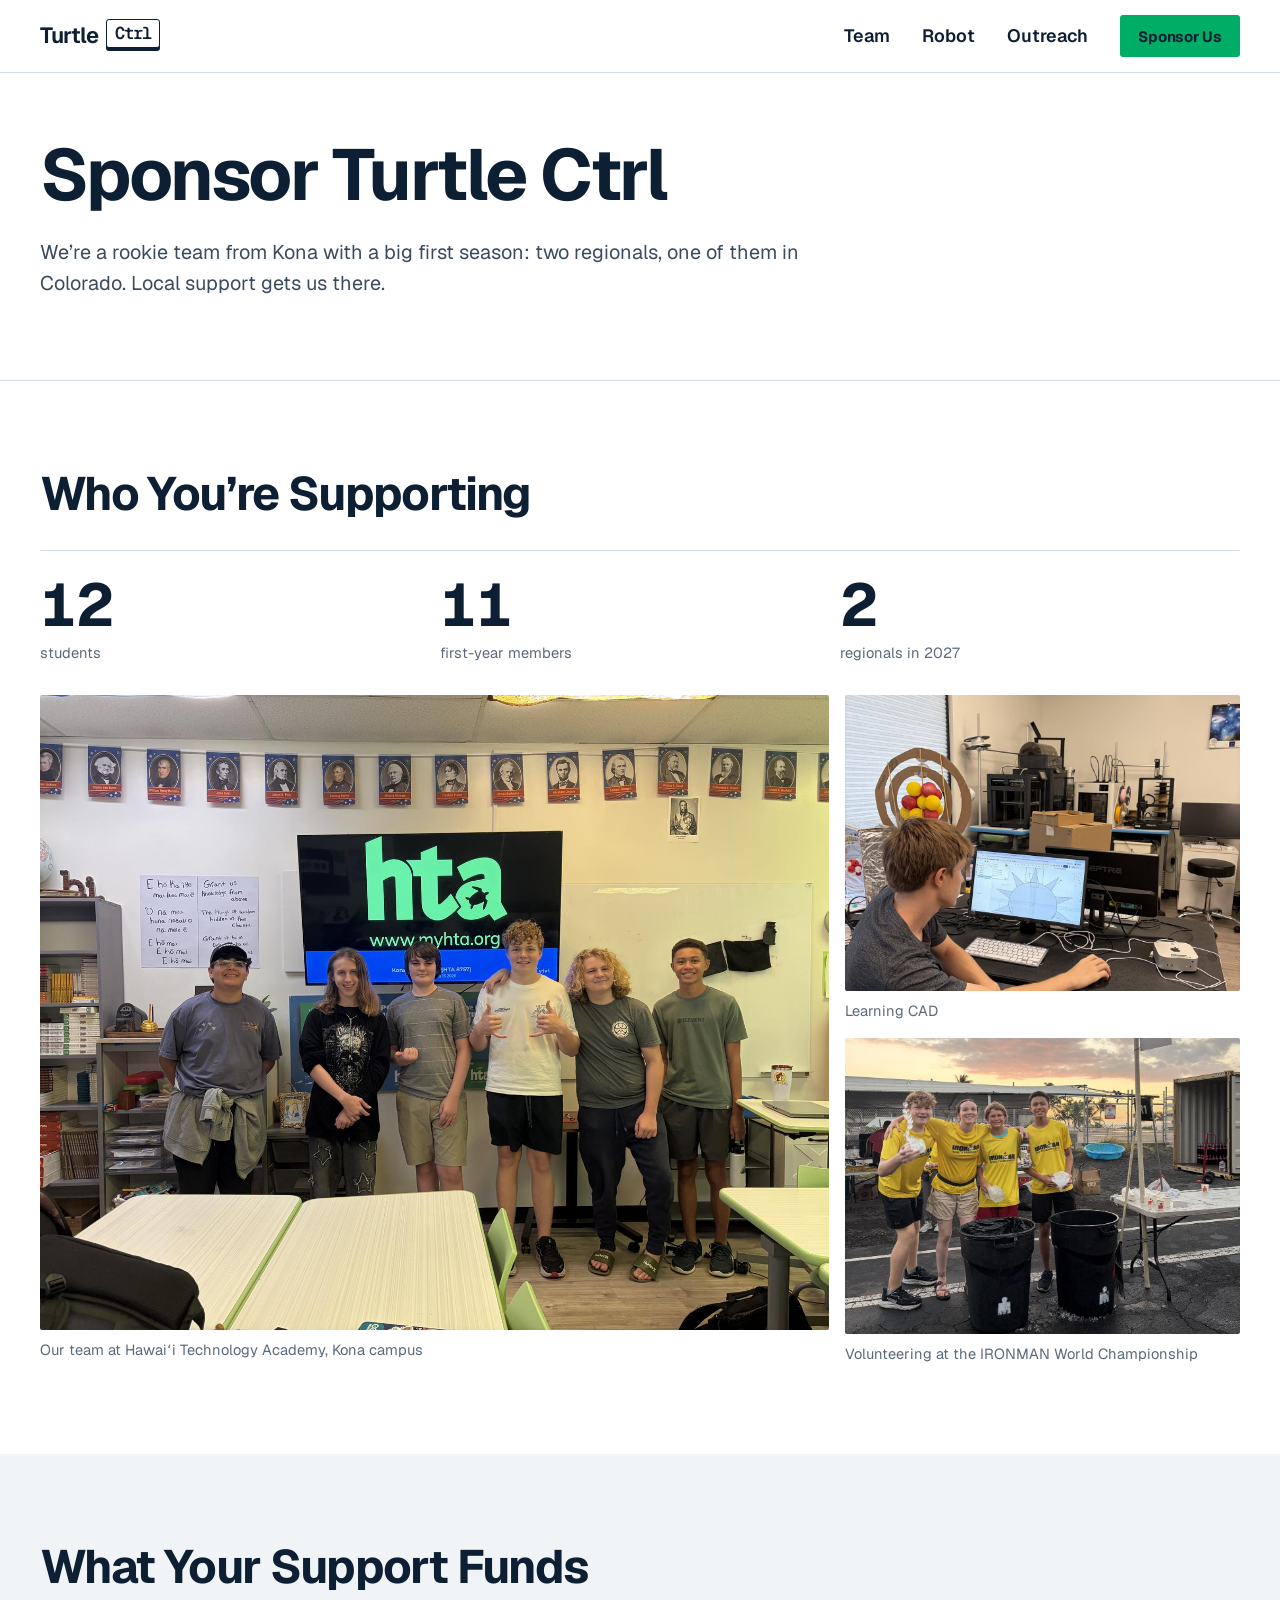
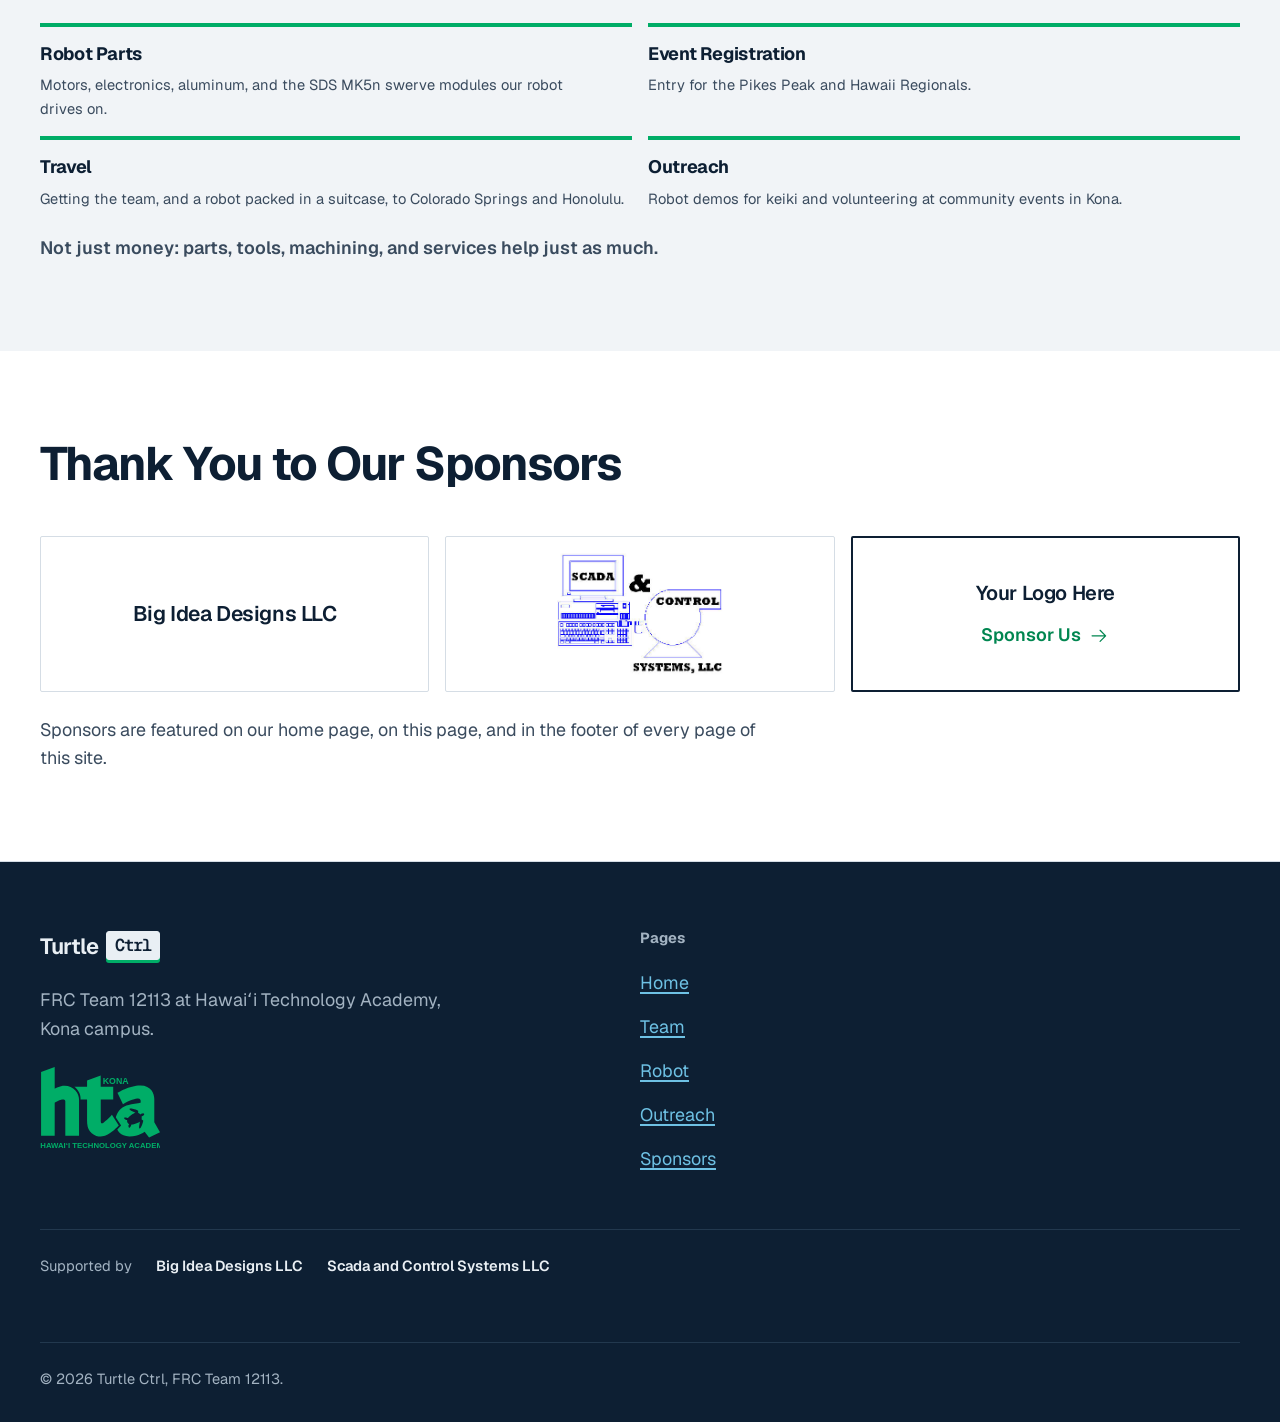
<file: sponsors.html>
<!doctype html>
<html lang="en">
<head>
  <meta charset="utf-8">
  <meta name="viewport" content="width=device-width, initial-scale=1">
  <title>Sponsors | Turtle Ctrl, FRC 12113</title>
  <meta name="description" content="Sponsor Turtle Ctrl, FRC Team 12113 from Kona, Hawaiʻi. What your support funds, our current sponsors, and our sponsor packet.">
  <link rel="canonical" href="https://turtlectrl12113.com/sponsors.html">
  <meta property="og:url" content="https://turtlectrl12113.com/sponsors.html">
  <meta name="color-scheme" content="light dark">
  <meta name="theme-color" content="#FFFFFF" media="(prefers-color-scheme: light)">
  <meta name="theme-color" content="#0A1724" media="(prefers-color-scheme: dark)">
  <meta property="og:title" content="Sponsors | Turtle Ctrl, FRC 12113">
  <meta property="og:description" content="Sponsor Turtle Ctrl, FRC Team 12113 from Kona, Hawaiʻi. What your support funds, our current sponsors, and our sponsor packet.">
  <meta property="og:type" content="website">
  <meta property="og:site_name" content="Turtle Ctrl, FRC Team 12113">
  <!-- Share preview image (full address so texts and social posts can load it) -->
  <meta property="og:image" content="https://turtlectrl12113.com/images/og-card.jpg">
  <meta property="og:image:width" content="1200">
  <meta property="og:image:height" content="630">
  <meta property="og:image:alt" content="Turtle Ctrl, FRC Team 12113 from Kona, Hawaiʻi">
  <meta name="twitter:card" content="summary_large_image">
  <link rel="icon" href="images/favicon.svg" type="image/svg+xml">
  <link rel="apple-touch-icon" href="images/apple-touch-icon.png">
  <link rel="preload" href="fonts/geist-latin-wght-normal.woff2" as="font" type="font/woff2" crossorigin>
  <link rel="stylesheet" href="css/styles.css?v=20261018e">
  <link rel="stylesheet" href="css/pages.css?v=20261018e">
  <link rel="stylesheet" href="css/minibots.css?v=20261018e">
</head>
<body>
  <a class="skip-link" href="#main">Skip to content</a>

  <!-- ===== HEADER (same on every page; only aria-current changes) ===== -->
  <header class="site-header">
    <div class="container site-header__inner">
      <a class="wordmark" href="index.html" aria-label="Turtle Ctrl, home" translate="no">Turtle <span class="key">Ctrl</span></a>
      <nav class="site-nav" aria-label="Main">
        <ul>
          <li><a href="team.html">Team</a></li>
          <li><a href="robot.html">Robot</a></li>
          <li><a href="outreach.html">Outreach</a></li>
          <li class="nav-contact"><a href="#contact" data-contact>Contact</a></li>
        </ul>
      </nav>
      <div class="site-header__cta">
        <a class="btn btn--secondary btn--sm site-header__contact" href="#contact" data-contact>Contact Us</a>
        <a class="btn btn--primary btn--sm" href="sponsors.html">Sponsor Us</a>
      </div>
    </div>
  </header>

  <main id="main">

    <!-- ===== THE ASK ===== -->
    <section class="intro" aria-labelledby="sponsors-title">
      <div class="container intro__grid">
      <div class="page-intro">
        <h1 id="sponsors-title">Sponsor Turtle Ctrl</h1>
        <!-- DRAFT: Reif to rewrite -->
        <p class="draft">We’re a rookie team from Kona with a big first season: two regionals, one of them in Colorado. Local support gets us there.</p>
        <div class="btn-row">
          <a class="btn btn--primary" href="#contact" data-contact="Sponsoring Turtle Ctrl">Sponsor Us</a>
          <a class="btn btn--secondary" href="#packet" data-packet-link>Sponsor Packet</a>
        </div>
      </div>
      </div>
    </section>

    <!-- ===== WHO YOU'RE SUPPORTING: real students, real work ===== -->
    <section class="section" aria-labelledby="who-title">
      <div class="container">
        <h2 id="who-title">Who You’re Supporting</h2>
        <ul class="stats stats--compact" data-render="stats"></ul>
        <div class="proof">
          <figure class="proof__big">
            <div class="photo"><img src="images/photos/team-group.jpg" alt="The Turtle Ctrl team standing together in an HTA classroom" width="1600" height="1200" loading="lazy" decoding="async"></div>
            <figcaption class="photo-caption">Our team at Hawaiʻi Technology Academy, Kona campus</figcaption>
          </figure>
          <figure>
            <div class="photo"><img src="images/photos/cad.jpg" alt="A team member working in CAD software at a desktop computer" width="1200" height="1200" loading="lazy" decoding="async"></div>
            <figcaption class="photo-caption">Learning CAD</figcaption>
          </figure>
          <figure>
            <div class="photo"><img src="images/photos/ironman-sunset.jpg" alt="Four team members in yellow volunteer shirts at an ice station at sunset" width="1200" height="1200" loading="lazy" decoding="async"></div>
            <figcaption class="photo-caption">Volunteering at the IRONMAN World Championship</figcaption>
          </figure>
        </div>
      </div>
    </section>

    <!-- ===== WHAT IT FUNDS (no dollar amounts until Reif provides them) ===== -->
    <section class="section section--tint" aria-labelledby="funds-title">
      <div class="container">
        <h2 id="funds-title">What Your Support Funds</h2>
        <!-- DRAFT: Reif to rewrite -->
        <ul class="funds draft">
          <li><h3>Robot Parts</h3><p>Motors, electronics, aluminum, and the SDS MK5n swerve modules our robot drives on.</p></li>
          <li><h3>Event Registration</h3><p>Entry for the Pikes Peak and Hawaii Regionals.</p></li>
          <li><h3>Travel</h3><p>Getting the team, and a robot packed in a suitcase, to Colorado Springs and Honolulu.</p></li>
          <li><h3>Outreach</h3><p>Robot demos for keiki and volunteering at community events in Kona.</p></li>
        </ul>
        <!-- DRAFT: Reif to rewrite -->
        <p class="funds__note draft">Not just money: parts, tools, machining, and services help just as much.</p>
      </div>
    </section>

    <!-- ===== CURRENT SPONSORS (edit in content.js > sponsors) ===== -->
    <section class="section" aria-labelledby="current-title">
      <div class="container">
        <h2 id="current-title">Thank You to Our Sponsors</h2>
        <ul class="logo-wall" data-render="logo-wall" data-open-slot></ul>
        <!-- DRAFT: Reif to rewrite -->
        <p class="recognition draft">Sponsors are featured on our home page, on this page, and in the footer of every page of this site.</p>
      </div>
    </section>

    <!-- ===== CLOSE: packet + ask (hides itself if there's no packet and no email yet) ===== -->
    <section id="packet" class="section section--tint" aria-labelledby="packet-title">
      <div class="container">
        <div class="packet">
          <div>
            <h2 id="packet-title">Sponsor Packet</h2>
            <p>Everything about the team in one place, ready to share with your company.</p>
          </div>
          <div class="btn-row" data-render="packet"></div>
        </div>
      </div>
    </section>

  </main>

  <!-- ===== FOOTER (same on every page; contact info + sponsors come from content.js) ===== -->
  <footer class="site-footer">
    <div class="container">
      <div class="footer-grid">
        <div>
          <a class="wordmark" href="index.html" aria-label="Turtle Ctrl, home" translate="no">Turtle <span class="key">Ctrl</span></a>
          <p class="footer-team">FRC Team 12113 at Hawaiʻi Technology Academy, Kona campus.</p>
          <img class="footer-school" src="images/hta-kona-logo.svg" alt="Hawaiʻi Technology Academy Kona" width="120" height="81" loading="lazy">
        </div>
        <nav aria-label="Footer">
          <p class="footer-title mono">Pages</p>
          <ul class="footer-list">
            <li><a href="index.html">Home</a></li>
            <li><a href="team.html">Team</a></li>
            <li><a href="robot.html">Robot</a></li>
            <li><a href="outreach.html">Outreach</a></li>
            <li><a href="sponsors.html">Sponsors</a></li>
          </ul>
        </nav>
        <div id="contact">
          <p class="footer-title mono">Contact</p>
          <div data-render="footer-contact"></div>
          <noscript><p class="footer-ph">Turn on JavaScript to see our contact info.</p></noscript>
        </div>
      </div>
      <div class="footer-sponsors" data-render="footer-sponsors"></div>
      <p class="footer-base">© <span data-render="year">2026</span> Turtle Ctrl, FRC Team 12113.</p>
    </div>
  </footer>

  <script src="content.js"></script>
  <script src="js/site.js?v=20261018e"></script>
</body>
</html>
</file>
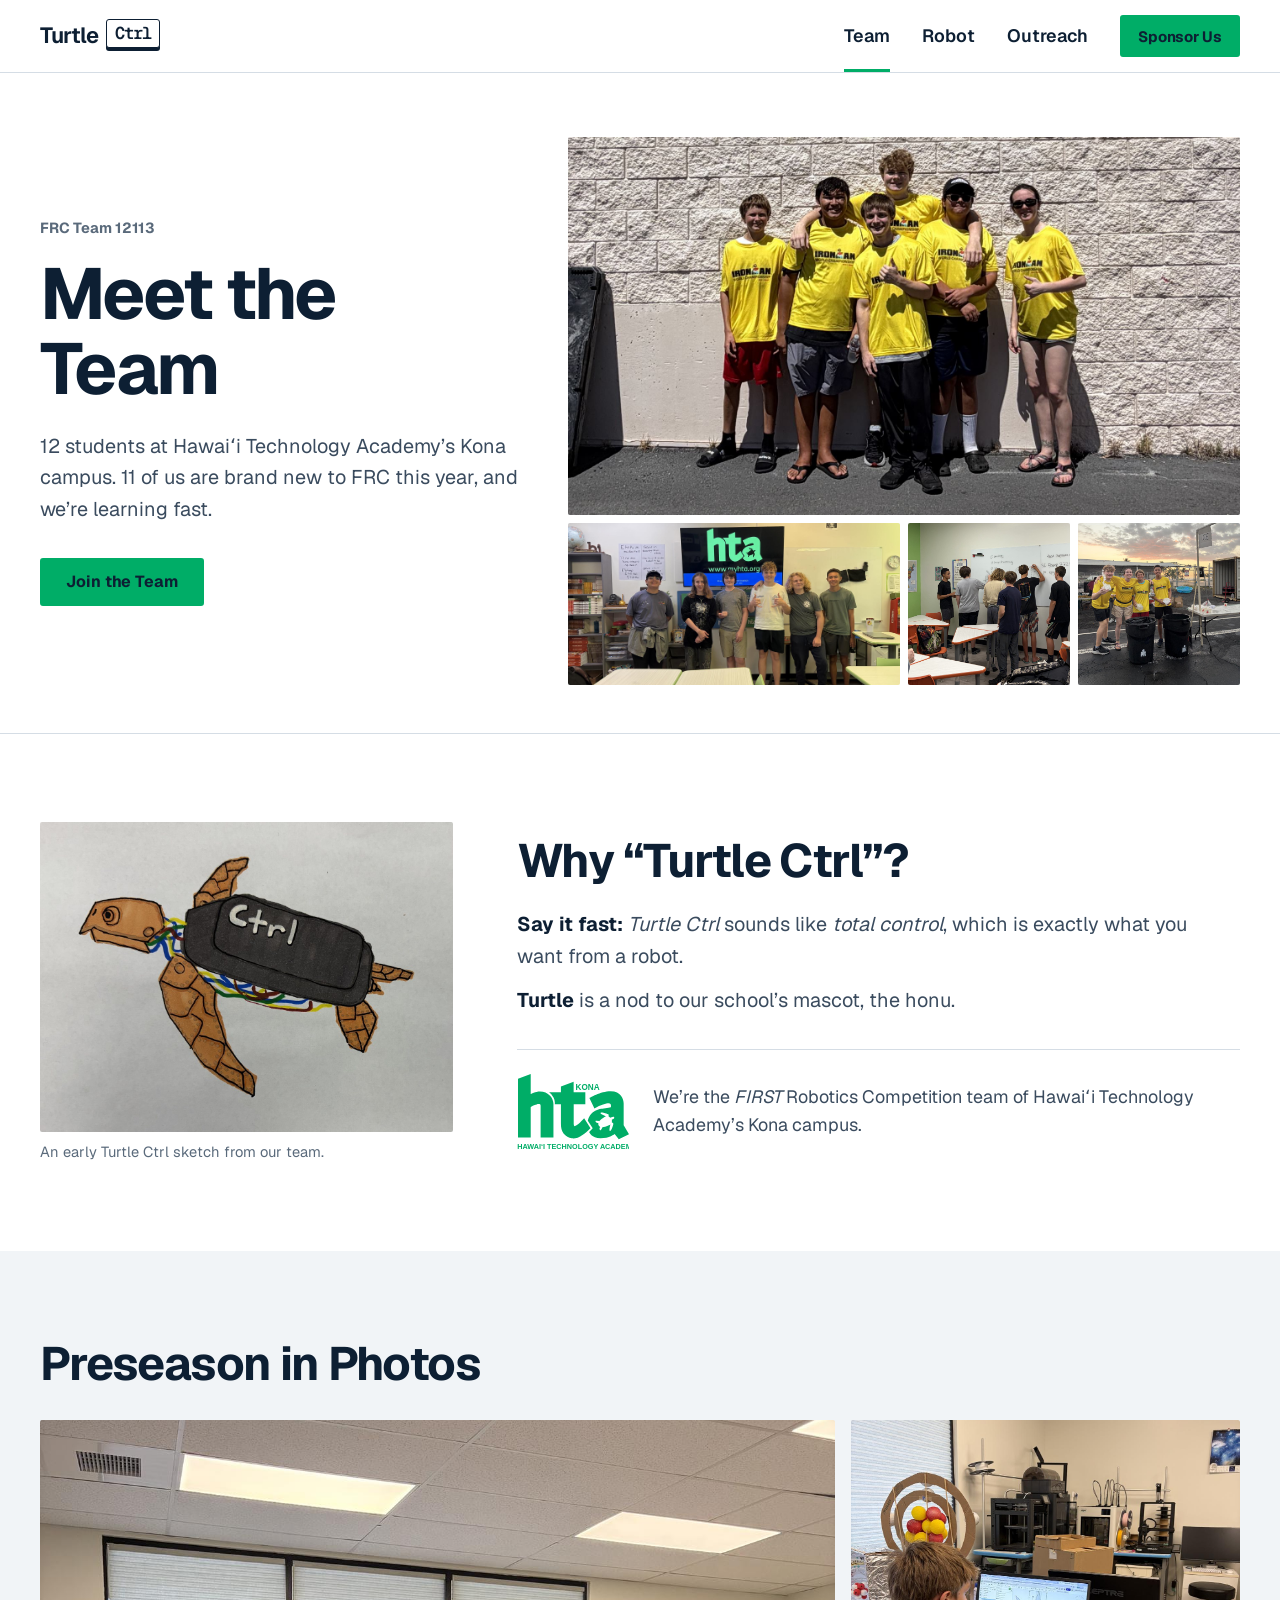
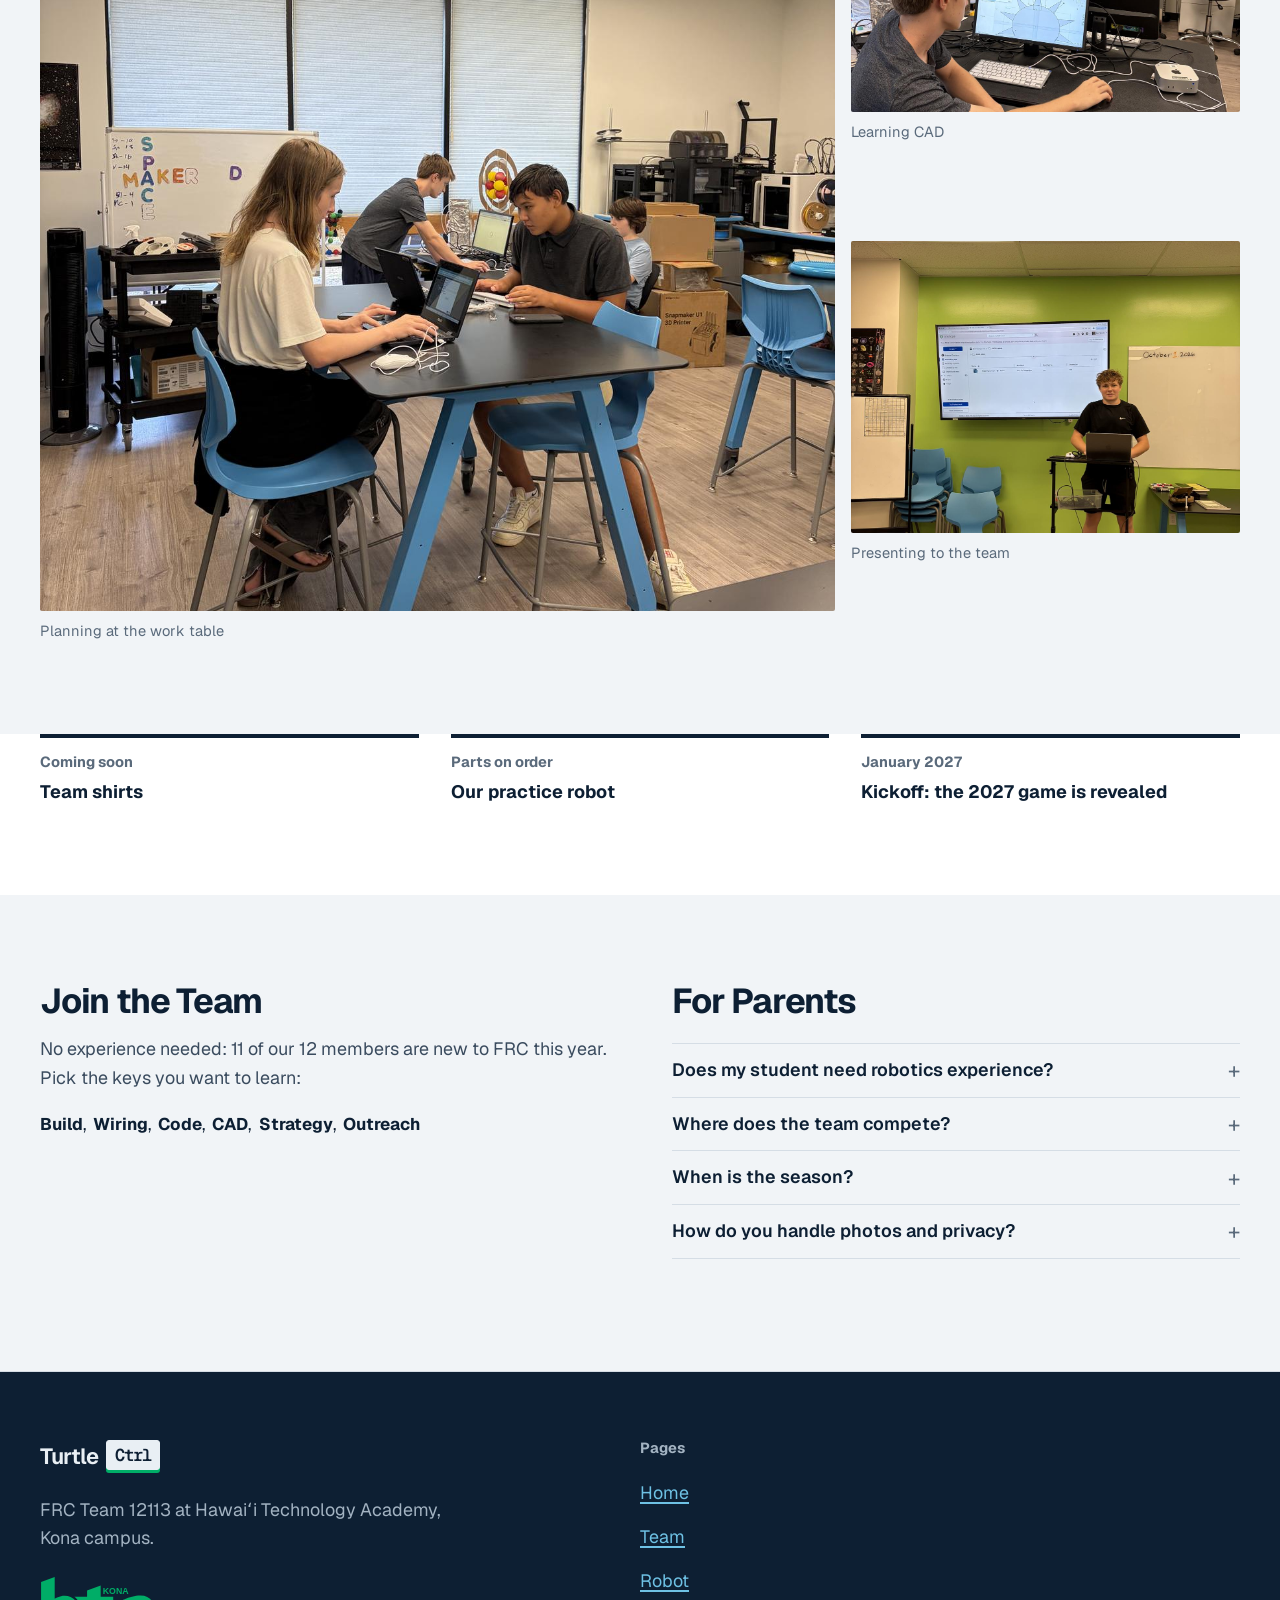
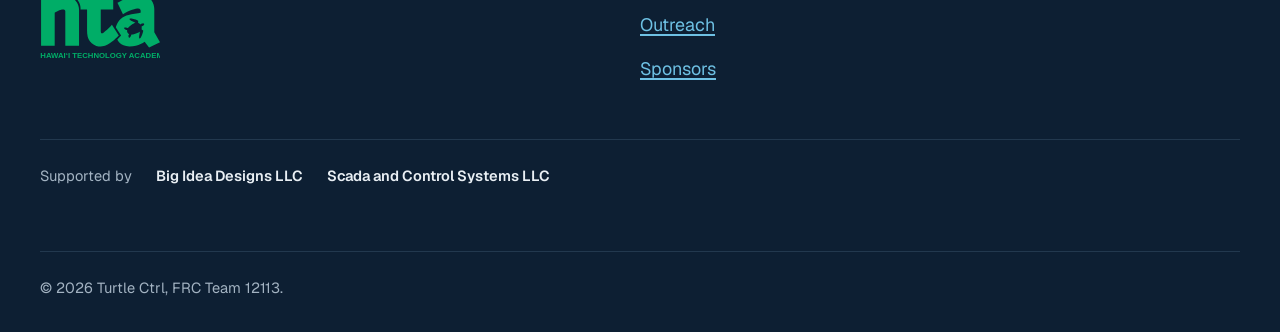
<file: team.html>
<!doctype html>
<html lang="en">
<head>
  <meta charset="utf-8">
  <meta name="viewport" content="width=device-width, initial-scale=1">
  <title>Team | Turtle Ctrl, FRC 12113</title>
  <meta name="description" content="Meet Turtle Ctrl, FRC Team 12113: 12 students at Hawaiʻi Technology Academy’s Kona campus. How to join, and information for parents.">
  <link rel="canonical" href="https://turtlectrl12113.com/team.html">
  <meta property="og:url" content="https://turtlectrl12113.com/team.html">
  <meta name="color-scheme" content="light dark">
  <meta name="theme-color" content="#FFFFFF" media="(prefers-color-scheme: light)">
  <meta name="theme-color" content="#0A1724" media="(prefers-color-scheme: dark)">
  <meta property="og:title" content="Team | Turtle Ctrl, FRC 12113">
  <meta property="og:description" content="Meet Turtle Ctrl, FRC Team 12113: 12 students at Hawaiʻi Technology Academy’s Kona campus. How to join, and information for parents.">
  <meta property="og:type" content="website">
  <meta property="og:site_name" content="Turtle Ctrl, FRC Team 12113">
  <!-- Share preview image (full address so texts and social posts can load it) -->
  <meta property="og:image" content="https://turtlectrl12113.com/images/og-card.jpg">
  <meta property="og:image:width" content="1200">
  <meta property="og:image:height" content="630">
  <meta property="og:image:alt" content="Turtle Ctrl, FRC Team 12113 from Kona, Hawaiʻi">
  <meta name="twitter:card" content="summary_large_image">
  <link rel="icon" href="images/favicon.svg" type="image/svg+xml">
  <link rel="apple-touch-icon" href="images/apple-touch-icon.png">
  <link rel="preload" href="fonts/geist-latin-wght-normal.woff2" as="font" type="font/woff2" crossorigin>
  <link rel="stylesheet" href="css/styles.css?v=20261018e">
  <link rel="stylesheet" href="css/pages.css?v=20261018e">
  <link rel="stylesheet" href="css/minibots.css?v=20261018e">
</head>
<body>
  <a class="skip-link" href="#main">Skip to content</a>

  <!-- ===== HEADER (same on every page; only aria-current changes) ===== -->
  <header class="site-header">
    <div class="container site-header__inner">
      <a class="wordmark" href="index.html" aria-label="Turtle Ctrl, home" translate="no">Turtle <span class="key">Ctrl</span></a>
      <nav class="site-nav" aria-label="Main">
        <ul>
          <li><a href="team.html" aria-current="page">Team</a></li>
          <li><a href="robot.html">Robot</a></li>
          <li><a href="outreach.html">Outreach</a></li>
          <li class="nav-contact"><a href="#contact" data-contact>Contact</a></li>
        </ul>
      </nav>
      <div class="site-header__cta">
        <a class="btn btn--secondary btn--sm site-header__contact" href="#contact" data-contact>Contact Us</a>
        <a class="btn btn--primary btn--sm" href="sponsors.html">Sponsor Us</a>
      </div>
    </div>
  </header>

  <main id="main">

    <!-- ===== INTRO ===== -->
    <section class="intro" aria-labelledby="team-title">
      <div class="container intro__grid">
      <div class="page-intro">
        <p class="page-intro__label mono" translate="no">FRC Team 12113</p>
        <h1 id="team-title">Meet the Team</h1>
        <!-- DRAFT: Reif to rewrite -->
        <p class="draft">12 students at Hawaiʻi Technology Academy’s Kona campus. 11 of us are brand new to FRC this year, and we’re learning fast.</p>
        <div class="btn-row">
          <a class="btn btn--primary" href="#join">Join the Team</a>
        </div>
      </div>
      <div class="intro__media">
        <!-- Team photo cluster: no single photo has all 12 of us, so these four group
             shots together cover the team. Swap in a full-team photo here when you have one. -->
        <div class="collage">
          <figure class="photo collage__main">
            <img src="images/photos/team-wall.jpg" alt="Six team members in yellow IRONMAN World Championship shirts standing together against a wall" width="1600" height="900" decoding="async" fetchpriority="high">
          </figure>
          <figure class="photo collage__wide">
            <img src="images/photos/team-group.jpg" alt="Six team members standing together in an HTA classroom" width="1600" height="1200" decoding="async">
          </figure>
          <figure class="photo">
            <img src="images/photos/brainstorm.jpg" alt="Team members writing ideas on a classroom whiteboard" width="1224" height="1400" decoding="async">
          </figure>
          <figure class="photo">
            <img src="images/photos/ironman-sunset.jpg" alt="Four team members at an IRONMAN ice station at sunset" width="1200" height="1200" decoding="async">
          </figure>
        </div>
      </div>
      </div>
    </section>

    <!-- ===== OUR NAME + SCHOOL ===== -->
    <section class="section" aria-labelledby="name-title">
      <div class="container name-story">
        <figure class="name-story__sketch">
          <div class="photo"><img src="images/photos/turtle-sketch.jpg" alt="A hand-drawn turtle robot whose shell is a battery labeled Ctrl" width="1200" height="900" loading="lazy" decoding="async"></div>
          <figcaption class="photo-caption">An early Turtle Ctrl sketch from our team.</figcaption>
        </figure>
        <div class="name-story__copy">
          <h2 id="name-title">Why “Turtle Ctrl”?</h2>
          <!-- DRAFT: Reif to rewrite -->
          <div class="draft">
            <p><strong>Say it fast:</strong> <em>Turtle Ctrl</em> sounds like <em>total control</em>, which is exactly what you want from a robot.</p>
            <p><strong>Turtle</strong> is a nod to our school’s mascot, the honu.</p>
          </div>
          <div class="school-line">
            <img class="school-line__logo" src="images/hta-kona-logo.svg" alt="Hawaiʻi Technology Academy Kona" width="132" height="89" loading="lazy">
            <p>We’re the <i>FIRST</i> Robotics Competition team of Hawaiʻi Technology Academy’s Kona campus.</p>
          </div>
        </div>
      </div>
    </section>

    <!-- ===== PHOTOS ===== -->
    <section class="section section--tint" aria-labelledby="photos-title">
      <div class="container">
        <h2 id="photos-title">Preseason in Photos</h2>
        <div class="gallery">
          <figure class="gallery__big">
            <div class="photo"><img src="images/photos/team-table.jpg" alt="Team members working on laptops around a shared table" width="1200" height="1200" loading="lazy" decoding="async"></div>
            <figcaption class="photo-caption">Planning at the work table</figcaption>
          </figure>
          <figure>
            <div class="photo"><img src="images/photos/cad.jpg" alt="A team member working in CAD software at a desktop computer" width="1200" height="1200" loading="lazy" decoding="async"></div>
            <figcaption class="photo-caption">Learning CAD</figcaption>
          </figure>
          <figure>
            <div class="photo"><img src="images/photos/present.jpg" alt="A team member presenting a design on a classroom screen" width="1200" height="1200" loading="lazy" decoding="async"></div>
            <figcaption class="photo-caption">Presenting to the team</figcaption>
          </figure>
        </div>
      </div>
    </section>

    <!-- ===== TEAM MEMBERS + MENTORS (content.js > roster, mentors). Hidden until names are added.
         Headshot spec: 4:5 portrait, team shirt, plain background, shoulders up, same light for everyone. ===== -->
    <section class="section" aria-labelledby="members-title">
      <div class="container">
        <h2 id="members-title">Team Members</h2>
        <ul class="headshots" data-render="headshots"></ul>
        <div class="mentors" data-render="mentors"></div>
      </div>
    </section>

    <!-- ===== WHAT'S NEXT ===== -->
    <section class="section section--flush-top" aria-labelledby="next-title">
      <div class="container">
        <h2 id="next-title" class="visually-hidden">What’s Next</h2>
        <ol class="next-strip">
          <li><span class="mono">Coming soon</span><strong>Team shirts</strong></li>
          <li><span class="mono">Parts on order</span><strong>Our practice robot</strong></li>
          <li><span class="mono">January 2027</span><strong>Kickoff: the 2027 game is revealed</strong></li>
        </ol>
      </div>
    </section>

    <!-- ===== JOIN + PARENTS ===== -->
    <section id="join" class="section section--tint" aria-label="Join the team and information for parents">
      <div class="container duo">
        <div>
          <h2>Join the Team</h2>
          <!-- DRAFT: Reif to rewrite -->
          <p class="draft">No experience needed: 11 of our 12 members are new to FRC this year. Pick the keys you want to learn:</p>
          <ul class="keys" aria-label="Things you can work on">
            <li class="key">Build</li>
            <li class="key">Wiring</li>
            <li class="key">Code</li>
            <li class="key">CAD</li>
            <li class="key">Strategy</li>
            <li class="key">Outreach</li>
          </ul>
          <!-- NEED (Reif): meeting times, time commitment, and who can join. -->
          <div class="btn-row">
            <a class="btn btn--primary" href="#contact" data-contact="Joining Turtle Ctrl" data-join>Join the Team</a>
          </div>
        </div>
        <div>
          <h2>For Parents</h2>
          <div class="faq">
            <details>
              <summary>Does my student need robotics experience?</summary>
              <p>No. 11 of our 12 members are in their first FRC season.</p>
            </details>
            <details>
              <summary>Where does the team compete?</summary>
              <p>In the 2027 season: the Pikes Peak Regional in Colorado Springs (Week 1) and the Hawaii Regional in Honolulu (Week 3).</p>
            </details>
            <details>
              <summary>When is the season?</summary>
              <p>The game is revealed at Kickoff in early January. Teams build in January and February, and regionals run in March and April.</p>
            </details>
            <details>
              <summary>How do you handle photos and privacy?</summary>
              <p>Every student on the team has a signed media release. Online, we use first names only, and we remove location data from photos before posting them.</p>
            </details>
          </div>
          <!-- NEED (Reif): costs and travel details for families. -->
          <div class="btn-row">
            <a class="btn btn--secondary" href="#contact" data-contact="Question from a parent">Contact Us</a>
          </div>
        </div>
      </div>
    </section>

  </main>

  <!-- ===== FOOTER (same on every page; contact info + sponsors come from content.js) ===== -->
  <footer class="site-footer">
    <div class="container">
      <div class="footer-grid">
        <div>
          <a class="wordmark" href="index.html" aria-label="Turtle Ctrl, home" translate="no">Turtle <span class="key">Ctrl</span></a>
          <p class="footer-team">FRC Team 12113 at Hawaiʻi Technology Academy, Kona campus.</p>
          <img class="footer-school" src="images/hta-kona-logo.svg" alt="Hawaiʻi Technology Academy Kona" width="120" height="81" loading="lazy">
        </div>
        <nav aria-label="Footer">
          <p class="footer-title mono">Pages</p>
          <ul class="footer-list">
            <li><a href="index.html">Home</a></li>
            <li><a href="team.html">Team</a></li>
            <li><a href="robot.html">Robot</a></li>
            <li><a href="outreach.html">Outreach</a></li>
            <li><a href="sponsors.html">Sponsors</a></li>
          </ul>
        </nav>
        <div id="contact">
          <p class="footer-title mono">Contact</p>
          <div data-render="footer-contact"></div>
          <noscript><p class="footer-ph">Turn on JavaScript to see our contact info.</p></noscript>
        </div>
      </div>
      <div class="footer-sponsors" data-render="footer-sponsors"></div>
      <p class="footer-base">© <span data-render="year">2026</span> Turtle Ctrl, FRC Team 12113.</p>
    </div>
  </footer>

  <script src="content.js"></script>
  <script src="js/site.js?v=20261018e"></script>
</body>
</html>
</file>
<file: css/styles.css>
/* ==========================================================
   Turtle Ctrl, FRC 12113
   Design rules live in DESIGN.md. Tokens first, then base,
   then layout, then components, then page sections.
   ========================================================== */

/* ---------- Fonts (self-hosted, SIL Open Font License) ---------- */
@font-face {
  font-family: "Geist";
  src: url("../fonts/geist-latin-wght-normal.woff2") format("woff2");
  font-weight: 100 900;
  font-style: normal;
  font-display: swap;
}
@font-face {
  font-family: "Geist Mono";
  src: url("../fonts/geist-mono-latin-wght-normal.woff2") format("woff2");
  font-weight: 100 900;
  font-style: normal;
  font-display: swap;
}

/* ---------- Tokens ---------- */
:root {
  color-scheme: light dark;

  /* Brand */
  --green-500: #00AD67;   /* HTA green: fills only on light */
  --green-700: #008650;   /* green text on WHITE only */
  --green-800: #006A40;   /* green text on tint, hover */
  --cyan-400:  #6EC1E4;   /* accent on navy only */
  --navy-900:  #0D1F33;   /* ink, footer */
  --navy-950:  #0A1724;
  --navy-850:  #11263A;

  /* Semantic (light) */
  --bg: #FFFFFF;
  --surface: #F1F4F7;
  --text: #0D1F33;
  --text-2: #3A4B5E;
  --muted: #5A6A7B;
  --line: #D5DDE5;
  --line-strong: #9AA9B8;
  --link: var(--green-700);
  --link-on-surface: var(--green-800);
  --focus: var(--green-700);
  --key-face: #FFFFFF;
  --key-edge: var(--navy-900);
  --key-legend: var(--navy-900);
  --ph-bg: #F1F4F7;

  /* Type */
  --font-sans: "Geist", system-ui, -apple-system, "Segoe UI", Roboto, sans-serif;
  --font-mono: "Geist Mono", ui-monospace, "SF Mono", Consolas, monospace;
  --fs-display: clamp(2.5rem, 1.66rem + 3.6vw, 4.5rem);
  --fs-hero: clamp(2.5rem, 1.9rem + 2.6vw, 3.75rem);
  --fs-h2: clamp(1.875rem, 1.44rem + 1.85vw, 3rem);
  --fs-h3: clamp(1.25rem, 1.15rem + 0.45vw, 1.5rem);
  --fs-body: clamp(1.0625rem, 1.04rem + 0.1vw, 1.125rem);
  --fs-small: clamp(0.875rem, 0.86rem + 0.07vw, 0.9375rem);
  --fs-mono: clamp(0.8125rem, 0.8rem + 0.07vw, 0.875rem);

  /* Space (4px base) */
  --s-1: 4px; --s-2: 8px; --s-3: 12px; --s-4: 16px; --s-5: 24px;
  --s-6: 32px; --s-7: 48px; --s-8: 64px; --s-9: 96px; --s-10: 128px;
  --gutter: 16px;
  --section-y: 56px;
  --max: 1200px;

  /* Shape: nearly square everywhere. Rounded "app" corners read as template. */
  --r-press: 3px;
  --r-hold: 2px;

  --ease: cubic-bezier(0.16, 1, 0.3, 1);
}

@media (min-width: 640px) {
  :root { --gutter: 24px; }
}
@media (min-width: 1024px) {
  :root { --gutter: 32px; --section-y: 88px; }
}

@media (prefers-color-scheme: dark) {
  :root {
    --bg: #0A1724;
    --surface: #11263A;
    --text: #E9EFF4;
    --text-2: #C9D5E0;
    --muted: #A3B3C2;
    --line: #22384E;
    --line-strong: #4A6580;
    --link: var(--cyan-400);
    --link-on-surface: var(--cyan-400);
    --focus: var(--cyan-400);
    --key-face: #E9EFF4;
    --key-edge: var(--green-500);
    --key-legend: var(--navy-900);
    --ph-bg: #11263A;
  }
}

/* ---------- Base ---------- */
*, *::before, *::after { box-sizing: border-box; }
html { -webkit-text-size-adjust: 100%; text-size-adjust: 100%; -webkit-tap-highlight-color: rgba(0, 173, 103, 0.18); }
[id] { scroll-margin-top: var(--s-5); }
body {
  margin: 0;
  background: var(--bg);
  color: var(--text);
  font-family: var(--font-sans);
  font-size: var(--fs-body);
  line-height: 1.6;
  -webkit-font-smoothing: antialiased;
  -moz-osx-font-smoothing: grayscale;
  text-rendering: optimizeLegibility;
}
img, svg { display: block; max-width: 100%; }
[hidden] { display: none !important; }
h1, h2, h3 {
  margin: 0;
  font-weight: 700;
  line-height: 1.05;
  letter-spacing: -0.035em;
  text-wrap: balance;
}
h1 { font-size: var(--fs-display); }
h2 { font-size: var(--fs-h2); }
h3 { font-size: var(--fs-h3); line-height: 1.25; letter-spacing: -0.02em; }
p { margin: 0; text-wrap: pretty; }
p + p { margin-top: var(--s-4); }

a { color: var(--link); text-underline-offset: 0.18em; text-decoration-thickness: 1.5px; }
a:hover { color: var(--green-800); }
@media (prefers-color-scheme: dark) { a:hover { color: #A8DDF2; } }

:focus-visible {
  outline: 3px solid var(--focus);
  outline-offset: 2px;
  border-radius: 2px;
}

.visually-hidden {
  position: absolute !important;
  width: 1px; height: 1px; padding: 0; margin: -1px;
  overflow: hidden; clip: rect(0 0 0 0); white-space: nowrap; border: 0;
}

.skip-link {
  position: absolute; left: var(--gutter); top: -100px; z-index: 100;
  background: var(--green-500); color: var(--navy-900);
  padding: var(--s-3) var(--s-4); border-radius: var(--r-press);
  font-weight: 700; text-decoration: none;
}
.skip-link:focus { top: var(--s-3); }

/* ---------- Layout ---------- */
.container {
  width: 100%;
  max-width: calc(var(--max) + var(--gutter) * 2);
  margin-inline: auto;
  padding-inline: var(--gutter);
}
.section { padding-block: var(--section-y); }
.section--tint { background: var(--surface); }
.section--tint a:not(.btn) { color: var(--link-on-surface); }
.measure { max-width: 65ch; }
.stack > * + * { margin-top: var(--s-4); }

/* Small labels (week numbers, dates, "Our Sponsors"). Plain bold text. */
.mono {
  font-size: var(--fs-small);
  font-weight: 700;
  letter-spacing: 0;
}

/* ---------- Keycap (the signature) ---------- */
.key {
  display: inline-block;
  font-family: var(--font-mono);
  font-weight: 600;
  line-height: 1;
  color: var(--key-legend);
  background: var(--key-face);
  border: 1.5px solid var(--navy-900);
  border-radius: var(--r-press);
  box-shadow: 0 3px 0 var(--key-edge);
}

/* ---------- Wordmark ---------- */
.wordmark {
  display: inline-flex;
  align-items: center;
  gap: 0.35em;
  color: var(--text);
  text-decoration: none;
  font-weight: 650;
  font-size: 1.375rem;
  letter-spacing: -0.035em;
  line-height: 1;
  min-height: 44px;
  padding-bottom: 3px;
}
.wordmark:hover { color: var(--text); }
.wordmark .key {
  font-size: 0.78em;
  padding: 0.32em 0.45em 0.28em;
  transform: translateY(-1px);
  transition: transform 0.15s var(--ease);
}
.wordmark:hover .key { transform: translateY(1px); box-shadow: 0 1px 0 var(--key-edge); }

/* ---------- Buttons: flat, solid, square-ish ---------- */
.btn {
  display: inline-flex;
  align-items: center;
  justify-content: center;
  gap: var(--s-2);
  min-height: 48px;
  padding: 0 var(--s-5);
  font-family: var(--font-sans);
  font-size: 1rem;
  font-weight: 700;
  letter-spacing: -0.005em;
  line-height: 1;
  white-space: nowrap;
  text-decoration: none;
  border-radius: var(--r-press);
  border: 2px solid transparent;
  cursor: pointer;
  transition: background-color 0.15s ease, color 0.15s ease, border-color 0.15s ease;
  touch-action: manipulation;
}
.btn svg { width: 1.125em; height: 1.125em; flex: none; }
.btn--primary { background: var(--green-500); border-color: var(--green-500); color: var(--navy-900); }
.btn--primary:hover { background: #1FBE7C; border-color: #1FBE7C; color: var(--navy-900); }
.btn--secondary { background: transparent; border-color: currentColor; color: var(--text); }
.btn--secondary:hover { background: var(--text); border-color: var(--text); color: var(--bg); }
.btn--sm { min-height: 42px; padding: 0 var(--s-4); font-size: 0.9375rem; }

@media (prefers-color-scheme: dark) {
  .key { border-color: var(--key-face); }
}

.btn-row { display: flex; flex-wrap: wrap; gap: var(--s-3) var(--s-4); }

.link-arrow {
  display: inline-flex; align-items: center; gap: var(--s-2);
  font-weight: 600; min-height: 44px;
}
.link-arrow svg { width: 1.1em; height: 1.1em; transition: transform 0.2s var(--ease); }
.link-arrow:hover svg { transform: translateX(3px); }

/* ---------- Header ---------- */
.site-header { border-bottom: 1px solid var(--line); background: var(--bg); }
.site-header__inner {
  display: grid;
  grid-template-columns: 1fr auto;
  grid-template-areas: "brand cta" "nav nav";
  align-items: center;
  column-gap: var(--s-4);
  padding-top: var(--s-3);
}
.site-header .wordmark { grid-area: brand; }
.site-header__cta { grid-area: cta; display: flex; gap: var(--s-3); align-items: center; }
.site-header__contact { display: none; }
.site-nav { grid-area: nav; }
.site-nav ul {
  list-style: none; margin: 0; padding: 0;
  display: flex; gap: var(--s-5);
}
.site-nav a {
  display: inline-flex; align-items: center;
  min-height: 48px;
  color: var(--text);
  font-weight: 600;
  text-decoration: none;
  border-bottom: 3px solid transparent;
  padding-top: 3px;
}
.site-nav a:hover { color: var(--text); border-bottom-color: var(--line-strong); }
.site-nav a[aria-current="page"] { border-bottom-color: var(--green-500); }

@media (min-width: 768px) {
  .site-header__inner {
    grid-template-columns: auto 1fr auto;
    grid-template-areas: "brand nav cta";
    min-height: 72px;
    padding-top: 0;
    column-gap: var(--s-6);
  }
  .site-nav ul { justify-content: flex-end; gap: var(--s-6); }
  .site-nav a { min-height: 72px; }
}
@media (min-width: 1024px) {
  .site-header__contact { display: inline-flex; }
  .site-nav .nav-contact { display: none; }
}

/* ---------- Photo placeholder ---------- */
.ph {
  margin: 0;
  display: grid;
  place-items: center;
  aspect-ratio: var(--ratio, 16 / 9);
  padding: var(--s-5);
  background: var(--ph-bg);
  border: 2px dashed var(--line-strong);
  border-radius: var(--r-hold);
  color: var(--muted);
  text-align: center;
}
.ph__label {
  font-family: var(--font-mono);
  font-size: var(--fs-mono);
  font-weight: 600;
  line-height: 1.5;
  max-width: 32ch;
  overflow-wrap: anywhere;
}
.ph__label strong { display: block; color: var(--text-2); letter-spacing: 0.08em; }
.photo { margin: 0; border-radius: var(--r-hold); overflow: hidden; aspect-ratio: var(--ratio, 16 / 9); }
.photo img { width: 100%; height: 100%; object-fit: cover; }

/* ---------- DRAFT marker (review mode only) ----------
   Shows only when content.js has showDraftMarkers: true. */
.show-drafts .draft {
  outline: 2px dashed #C27C0E;
  outline-offset: 6px;
  border-radius: 2px;
}
.show-drafts .draft::before {
  content: "DRAFT";
  display: inline-block;
  vertical-align: 0.2em;
  margin-right: 0.6em;
  padding: 3px 6px;
  font-family: var(--font-mono);
  font-size: 11px;
  font-weight: 600;
  letter-spacing: 0.08em;
  line-height: 1.2;
  color: #8A4B00;
  background: #FFF4DC;
  border: 1px solid #C27C0E;
  border-radius: 4px;
}

/* ---------- Hero: solid navy band (hero + stats) ---------- */
.hero {
  --text: #FFFFFF;
  --text-2: #C9D5E0;
  --muted: #A3B3C2;
  --line: rgba(233, 239, 244, 0.16);
  --focus: var(--cyan-400);
  background: var(--navy-900);
  color: #FFFFFF;
  padding-block: var(--s-7) var(--s-6);
}
.hero__grid { display: grid; gap: var(--s-6); }
.hero__label { color: var(--green-500); margin-bottom: var(--s-4); }
.hero h1 { font-size: var(--fs-hero); color: #FFFFFF; }
.hero__sub { margin-top: var(--s-5); color: var(--text-2); max-width: 46ch; font-size: clamp(1.0625rem, 1rem + 0.3vw, 1.25rem); }
.hero .btn-row { margin-top: var(--s-6); }
.hero .btn--secondary { color: #FFFFFF; }
.hero .btn--secondary:hover { background: #FFFFFF; border-color: #FFFFFF; color: var(--navy-900); }
.hero .ph { --ratio: 4 / 3; }
@media (min-width: 1024px) {
  .hero { padding-block: var(--s-8) var(--s-6); }
  .hero__grid { grid-template-columns: repeat(12, 1fr); align-items: center; gap: var(--s-6); }
  .hero__copy { grid-column: 1 / span 6; }
  .hero__media { grid-column: 7 / span 6; }
}

/* Stats sit in the same navy band, under the hero */
.hero-stats { background: var(--navy-900); color: #FFFFFF; padding-bottom: var(--s-6); }
.stats {
  list-style: none; margin: 0; padding: var(--s-5) 0 0;
  display: grid;
  grid-template-columns: repeat(3, 1fr);
  border-top: 1px solid rgba(233, 239, 244, 0.16);
}
.stats li { padding: 0 var(--s-3) 0 0; }
.stats__value {
  display: block;
  font-weight: 700;
  font-size: clamp(2.25rem, 1.6rem + 2.8vw, 3.75rem);
  line-height: 1;
  letter-spacing: -0.04em;
  font-variant-numeric: tabular-nums;
  color: inherit;
}
.stats__label { display: block; margin-top: var(--s-2); color: #A3B3C2; font-size: var(--fs-small); line-height: 1.35; }
/* the compact stats on the Sponsors page sit on white */
.stats--compact { color: var(--text); border-top-color: var(--line); }
.stats--compact .stats__label { color: var(--muted); }

/* ---------- Season route: three columns, each under a thick rule ---------- */
.route-head p { margin-top: var(--s-4); color: var(--text-2); max-width: 52ch; }
.route {
  list-style: none; margin: var(--s-7) 0 0; padding: 0;
  display: grid; gap: var(--s-5);
}
.route__stop { padding-top: var(--s-4); border-top: 4px solid var(--green-500); }
.route__stop--home { border-top-color: var(--text); }
.route__week { color: var(--link); }
.route__stop--home .route__week { color: var(--muted); }
.route__name { margin-top: var(--s-2); }
.route__city { margin-top: var(--s-1); color: var(--text-2); }
.route__note { margin-top: var(--s-2); color: var(--muted); font-size: var(--fs-small); }
@media (min-width: 768px) {
  .route { grid-template-columns: repeat(3, 1fr); gap: var(--s-6); }
}
.route-foot { margin-top: var(--s-5); }

/* ---------- Update entry ---------- */
.update { margin-top: var(--s-6); display: grid; gap: var(--s-5); }
.update__date { color: var(--muted); }
.update h3 { margin-top: var(--s-2); }
.update p { margin-top: var(--s-3); color: var(--text-2); max-width: 60ch; }
.update .photo, .update .ph { --ratio: 16 / 9; }
@media (min-width: 1024px) {
  .update--has-photo { grid-template-columns: 1fr 1fr; align-items: center; gap: var(--s-7); }
  .update--has-photo .photo { order: -1; }
}
.empty { color: var(--muted); }

/* ---------- Logo wall ---------- */
.sponsors-head p { margin-top: var(--s-4); color: var(--text-2); max-width: 52ch; }
.logo-wall {
  list-style: none; margin: var(--s-7) 0 0; padding: 0;
  display: grid; gap: var(--s-4);
  grid-template-columns: 1fr;
}
@media (min-width: 640px) { .logo-wall { grid-template-columns: repeat(2, 1fr); } }
@media (min-width: 1024px) { .logo-wall { grid-template-columns: repeat(3, 1fr); } .logo-tile { aspect-ratio: 2 / 1; } }
.logo-tile {
  display: grid; place-items: center;
  aspect-ratio: 5 / 2;
  padding: var(--s-5);
  background: #FFFFFF;            /* always white: logos are usually dark */
  border: 1px solid var(--line);
  border-radius: var(--r-hold);
  color: #3A4B5E;
  text-decoration: none;
}
a.logo-tile:hover { border-color: var(--line-strong); }
/* the logo fills the tile's inner area without ever changing the tile's size */
.logo-tile { position: relative; }
.logo-tile img { position: absolute; inset: var(--s-4); width: calc(100% - 2 * var(--s-4)); height: calc(100% - 2 * var(--s-4)); object-fit: contain; }
.logo-tile .ph__label strong { color: #3A4B5E; }
.logo-tile--ph { border: 2px dashed #9AA9B8; color: #5A6A7B; }
.logo-tile--open {
  background: transparent;
  border: 2px solid var(--text);
  color: var(--text);
  text-align: center;
  gap: var(--s-3);
  align-content: center;
}
.logo-tile--open span { font-weight: 600; letter-spacing: -0.02em; font-size: 1.25rem; }
.logo-tile--open em { font-style: normal; color: var(--link); font-weight: 600; display: inline-flex; gap: var(--s-2); align-items: center; }
.logo-tile--open svg { width: 1.1em; height: 1.1em; }
a.logo-tile--open:hover { border-color: var(--green-500); color: var(--text); }

/* ---------- Join band ---------- */
.join { display: grid; gap: var(--s-6); }
.join p { margin-top: var(--s-4); color: var(--text-2); max-width: 52ch; }
@media (min-width: 1024px) {
  .join { grid-template-columns: 7fr 5fr; align-items: end; }
  .join .btn-row { justify-content: flex-end; }
}

/* ---------- Footer ---------- */
.site-footer {
  --link: var(--cyan-400);
  position: relative;
  background-color: var(--navy-900);
  color: #E9EFF4;
  padding-block: var(--s-8) var(--s-6);
  border-top: 1px solid var(--line);
}
.site-footer .wordmark { color: #E9EFF4; }
.site-footer .key { --key-face: #E9EFF4; --key-edge: var(--green-500); border-color: #E9EFF4; }
.site-footer a { color: var(--cyan-400); }
.site-footer a:hover { color: #A8DDF2; }
.site-footer :focus-visible { outline-color: var(--cyan-400); }
.footer-grid { display: grid; gap: var(--s-7); }
.footer-team { margin-top: var(--s-4); color: #A3B3C2; max-width: 34ch; }
.footer-title { color: #A3B3C2; margin-bottom: var(--s-3); }
.footer-list { list-style: none; margin: 0; padding: 0; }
.footer-list a { display: inline-flex; align-items: center; gap: var(--s-2); min-height: 44px; min-width: 0; overflow-wrap: anywhere; }
.footer-list svg { width: 1.1em; height: 1.1em; }
.footer-ph { color: #A3B3C2; font-family: var(--font-mono); font-size: var(--fs-mono); border: 1.5px dashed #4A6580; border-radius: var(--r-press); padding: var(--s-3); max-width: 34ch; }
.footer-base {
  margin-top: var(--s-8);
  padding-top: var(--s-5);
  border-top: 1px solid #22384E;
  color: #A3B3C2;
  font-size: var(--fs-small);
}
@media (min-width: 768px) {
  .footer-grid { grid-template-columns: 2fr 1fr 1fr; }
}

/* ---------- Reduced motion ---------- */
@media (prefers-reduced-motion: reduce) {
  *, *::before, *::after { transition: none !important; animation: none !important; }
  .btn:active, .wordmark:hover .key, .link-arrow:hover svg { transform: none; }
}
.section--flush-top { padding-top: 0; }

/* ---------- Animation pause / play (quiet on purpose) ----------
   Small II that turns into a play triangle. The icon is tiny, but the
   ::before area keeps a 44px tap target for fingers. */
.anim-toggle {
  position: relative;
  display: inline-grid;
  place-items: center;
  width: 28px;
  height: 28px;
  padding: 0;
  border: 0;
  border-radius: 50%;
  background: transparent;
  color: var(--muted);            /* 5:1 on white, 5:1 on the tint: quiet but findable */
  cursor: pointer;
  touch-action: manipulation;
  transition: color 0.15s ease, background-color 0.15s ease;
}
.anim-toggle::before { content: ""; position: absolute; inset: -8px; }
.anim-toggle:hover { color: var(--text); background: rgba(13, 31, 51, 0.07); }
.anim-toggle svg { width: 12px; height: 12px; fill: currentColor; }
.anim-toggle__play { display: none; }
.anim-toggle.is-paused .anim-toggle__pause { display: none; }
.anim-toggle.is-paused .anim-toggle__play { display: block; margin-left: 2px; }
@media (prefers-color-scheme: dark) {
  .anim-toggle:hover { background: rgba(233, 239, 244, 0.1); }
}
</file>
<file: css/pages.css>
/* ==========================================================
   Page sections: Home extras, Team, Robot, Outreach, Sponsors.
   Uses the tokens defined at the top of styles.css.
   ========================================================== */

/* Section heading with a lead paragraph under it */
.section-head { max-width: 62ch; }
.section-head p { margin-top: var(--s-4); color: var(--text-2); }

/* Intro block at the top of inner pages */
.page-intro { padding-block: var(--s-7) var(--s-6); }
.page-intro__label { color: var(--muted); margin-bottom: var(--s-4); }
.page-intro p:not(.page-intro__label) {
  margin-top: var(--s-5);
  max-width: 60ch;
  color: var(--text-2);
  font-size: clamp(1.0625rem, 1rem + 0.3vw, 1.25rem);
}
.page-intro .btn-row { margin-top: var(--s-6); }
.page-intro--split { display: grid; gap: var(--s-7); align-items: center; }
@media (min-width: 1024px) {
  .page-intro { padding-block: var(--s-8) var(--s-7); }
  .page-intro--split { grid-template-columns: 6fr 6fr; gap: var(--s-7); }
}

/* Team, Outreach, Sponsors intros: plain white, copy (+ photos on Team) */
.intro { padding-block: var(--s-7) var(--s-6); border-bottom: 1px solid var(--line); }
.intro .page-intro { padding: 0; }
.intro__grid { display: grid; gap: var(--s-6); align-items: center; }
@media (min-width: 1024px) {
  .intro { padding-block: var(--s-8) var(--s-7); }
  .intro__grid:has(.intro__media) { grid-template-columns: minmax(0, 5fr) minmax(0, 7fr); gap: var(--s-7); }
}

/* ---------- Sponsor carousel (Home, under the stats) ---------- */
.sponsor-strip { padding-block: var(--s-5); border-bottom: 1px solid var(--line); }
.sponsor-strip__inner { display: grid; gap: var(--s-4); align-items: center; }
.sponsor-strip__label { color: var(--muted); }
.sponsor-strip__end { display: flex; align-items: center; justify-content: space-between; gap: var(--s-4); }
@media (min-width: 1024px) {
  .sponsor-strip__inner { grid-template-columns: auto minmax(0, 1fr) auto; gap: var(--s-6); }
}

.marquee {
  --marquee-speed: 40;          /* pixels per second */
  --marquee-direction: normal;  /* "reverse" makes logos travel to the right */
  overflow: hidden;
  -webkit-mask-image: linear-gradient(90deg, transparent, #000 6%, #000 94%, transparent);
  mask-image: linear-gradient(90deg, transparent, #000 6%, #000 94%, transparent);
}
.marquee__track { display: flex; width: max-content; gap: var(--s-6); }
.marquee__set { display: flex; gap: var(--s-6); list-style: none; margin: 0; padding: 0; }
.marquee__item {
  display: flex; align-items: center; justify-content: center;
  height: 72px; padding: 0 var(--s-4);
  color: var(--text); font-weight: 700; font-size: 1.0625rem; white-space: nowrap; text-decoration: none;
}
a.marquee__item:hover { color: var(--link); }
/* logos are usually dark: give image logos a white backing in dark mode */
@media (prefers-color-scheme: dark) { .marquee__item img { background: #FFFFFF; padding: 6px 10px; border-radius: 2px; } }
.marquee__item { gap: var(--s-3); }
.marquee__item img { height: 56px; width: auto; max-width: 120px; object-fit: contain; }


@media (prefers-reduced-motion: no-preference) {
  .marquee.is-running .marquee__track {
    animation: marquee var(--marquee-duration, 30s) linear infinite;
    animation-direction: var(--marquee-direction);
  }
  .marquee.is-running:hover .marquee__track,
  .marquee.is-running:focus-within .marquee__track,
  .marquee.is-paused .marquee__track { animation-play-state: paused; }
}
@media (prefers-reduced-motion: reduce) {
  .marquee { overflow-x: auto; -webkit-mask-image: none; mask-image: none; }
  .marquee__set[aria-hidden="true"] { display: none; }
}
@keyframes marquee {
  to { transform: translateX(calc(var(--marquee-shift, 0px) * -1)); }
}

/* ---------- Real photos ---------- */
.photo { background: var(--surface); }
.photo-caption { margin-top: var(--s-2); color: var(--muted); font-size: var(--fs-small); }

/* ---------- Join band with photo ---------- */
.join--photo { align-items: center; }
.join__copy .btn-row { margin-top: var(--s-5); }
.join--photo .photo { --ratio: 4 / 3; }
@media (min-width: 1024px) {
  .join--photo { grid-template-columns: 5fr 6fr; align-items: center; }
  .join--photo .btn-row { justify-content: flex-start; }
}

/* ---------- Gallery (asymmetric; one column on phones) ---------- */
.gallery { display: grid; gap: var(--s-4); margin-top: var(--s-6); }
.gallery figure { margin: 0; }
.gallery .photo { aspect-ratio: 4 / 3; }
@media (min-width: 640px) { .gallery { grid-template-columns: repeat(2, 1fr); } }
@media (min-width: 1024px) {
  .gallery { grid-template-columns: repeat(3, 1fr); }
  .gallery__big { grid-column: span 2; grid-row: span 2; }
  .gallery__big .photo { aspect-ratio: auto; height: 100%; }
}

/* ---------- Team: school block ---------- */
.school { display: grid; gap: var(--s-6); align-items: center; }
.school__logo { width: min(220px, 60%); height: auto; }
.school p { margin-top: var(--s-4); color: var(--text-2); max-width: 60ch; }
@media (min-width: 1024px) {
  .school { grid-template-columns: 1fr 2fr; gap: var(--s-8); }
  .school__logo { width: 260px; justify-self: center; }
}

/* ---------- Team: headshots ---------- */
.headshots {
  list-style: none; margin: var(--s-6) 0 0; padding: 0;
  display: grid; gap: var(--s-4);
  grid-template-columns: repeat(3, 1fr);
}
@media (min-width: 640px) { .headshots { grid-template-columns: repeat(4, 1fr); } }
@media (min-width: 1024px) { .headshots { grid-template-columns: repeat(6, 1fr); } }
.headshot .ph, .headshot .photo { --ratio: 4 / 5; padding: var(--s-2); }
.headshot .ph__label { font-size: 11px; }
.headshot .photo { padding: 0; }
.headshot__name { margin-top: var(--s-2); font-weight: 600; }
.headshot__role { color: var(--muted); font-size: var(--fs-small); }
.spec { margin-top: var(--s-5); color: var(--muted); font-size: var(--fs-small); max-width: 70ch; }

/* ---------- "Coming soon" block (shirts) ---------- */
.soon {
  display: grid; gap: var(--s-5); align-items: center;
  padding: var(--s-6);
  background: var(--surface);
  border-radius: var(--r-hold);
}
.soon p { margin-top: var(--s-3); color: var(--text-2); }
.soon .ph { --ratio: 1 / 1; max-width: 280px; }
@media (min-width: 1024px) { .soon { grid-template-columns: 2fr 1fr; padding: var(--s-7); } .soon .ph { justify-self: end; width: 100%; } }

/* ---------- Two text columns (join / parents) ---------- */
.duo { display: grid; gap: var(--s-7); }
@media (min-width: 1024px) { .duo { grid-template-columns: 1fr 1fr; gap: var(--s-8); } }
.duo h2 { font-size: clamp(1.5rem, 1.2rem + 1.2vw, 2.25rem); }
.duo p { margin-top: var(--s-4); color: var(--text-2); }
.duo .btn-row { margin-top: var(--s-5); }

/* ---------- Robot: design process (from the team whiteboard) ---------- */
.process { display: grid; gap: var(--s-6); align-items: start; margin-top: var(--s-6); }
.process .photo { --ratio: 5 / 6; }
@media (min-width: 1024px) { .process { grid-template-columns: 7fr 5fr; gap: var(--s-7); } }
.steps { list-style: none; margin: 0; padding: 0; counter-reset: step; border-top: 1px solid var(--line); }
.steps li {
  counter-increment: step;
  display: flex; align-items: baseline; gap: var(--s-4);
  padding: var(--s-3) 0;
  border-bottom: 1px solid var(--line);
  font-weight: 600; font-size: 1.0625rem;
}
.steps li::before {
  content: counter(step, decimal-leading-zero);
  flex: none; width: 2.2em;
  font-weight: 700; color: var(--link); font-variant-numeric: tabular-nums;
}

/* ---------- Robot: season timeline ---------- */
.timeline { list-style: none; margin: var(--s-6) 0 0; padding: 0; display: grid; gap: var(--s-5); }
@media (min-width: 768px) { .timeline { grid-template-columns: repeat(4, 1fr); } }
.timeline li { padding-top: var(--s-4); border-top: 3px solid var(--green-500); }
.timeline__when { color: var(--muted); }
.timeline h3 { margin-top: var(--s-2); }
.timeline p { margin-top: var(--s-2); color: var(--text-2); font-size: var(--fs-small); }

/* ---------- Video (click-to-load, no YouTube until pressed) ---------- */
.video { margin-top: var(--s-6); }
.video__frame { position: relative; aspect-ratio: 16 / 9; border-radius: var(--r-hold); overflow: hidden; background: var(--navy-900); }
.video__frame iframe { position: absolute; inset: 0; width: 100%; height: 100%; border: 0; }
.video__play {
  position: absolute; inset: 0;
  display: grid; place-items: center; align-content: center; gap: var(--s-3);
  width: 100%; border: 0; cursor: pointer;
  color: #E9EFF4; background: var(--navy-900);
  font-family: var(--font-sans); font-size: 1.125rem; font-weight: 600;
}
.video__play img { position: absolute; inset: 0; width: 100%; height: 100%; object-fit: cover; opacity: 0.5; }
.video__play span { position: relative; }

/* ---------- Link cards ---------- */
.links { list-style: none; margin: var(--s-6) 0 0; padding: 0; display: grid; gap: var(--s-3); }
@media (min-width: 768px) { .links { grid-template-columns: repeat(2, 1fr); } }
.links a {
  display: flex; justify-content: space-between; align-items: center; gap: var(--s-4);
  min-height: 64px; padding: var(--s-4) var(--s-5);
  border: 1px solid var(--line-strong); border-radius: var(--r-hold);
  font-weight: 600; text-decoration: none; color: var(--text);
}
.links a:hover { border-color: var(--text); color: var(--text); }
.links small { display: block; color: var(--muted); font-weight: 400; }
.links svg { width: 1.2em; height: 1.2em; flex: none; color: var(--link); }

/* ---------- Outreach entries ---------- */
.outreach { display: grid; gap: var(--s-8); }
.outreach-item { display: grid; gap: var(--s-5); padding-top: var(--s-6); border-top: 1px solid var(--line); }
.outreach-item__meta { display: flex; flex-wrap: wrap; align-items: center; gap: var(--s-2) var(--s-4); color: var(--muted); font-size: var(--fs-small); }
.outreach-item__meta span { display: inline-flex; align-items: center; gap: var(--s-1); }
.outreach-item__meta svg { width: 1em; height: 1em; }
.status { font-weight: 700; color: var(--text-2); }
.status--done { color: var(--link); }
.outreach-item h2 { font-size: clamp(1.5rem, 1.2rem + 1.2vw, 2.25rem); margin-top: var(--s-3); }
.outreach-item p { margin-top: var(--s-3); color: var(--text-2); max-width: 62ch; }
.outreach-photos { display: grid; gap: var(--s-3); grid-template-columns: repeat(2, 1fr); }
.outreach-photos .photo { aspect-ratio: 1 / 1; }
.outreach-photos .photo:first-child { grid-column: span 2; aspect-ratio: 16 / 10; }
.outreach-photos .photo:nth-child(4) { display: none; }   /* phone: 1 wide + 2 square */
@media (min-width: 1024px) {
  .outreach-item--photos { grid-template-columns: 5fr 7fr; align-items: start; gap: var(--s-7); }
  .outreach-photos { grid-template-columns: repeat(3, 1fr); }
  .outreach-photos .photo:first-child { grid-column: span 3; }
  .outreach-photos .photo:nth-child(4) { display: block; }
}

/* ---------- Sponsors page ---------- */
.funds { list-style: none; margin: var(--s-6) 0 0; padding: 0; display: grid; gap: var(--s-4); }
@media (min-width: 768px) { .funds { grid-template-columns: repeat(2, 1fr); } }
.funds li { padding-top: var(--s-4); border-top: 4px solid var(--green-500); }
.funds h3 { font-size: 1.125rem; }
.funds p { margin-top: var(--s-2); color: var(--text-2); font-size: var(--fs-small); }
.packet {
  display: grid; gap: var(--s-5); align-items: center;
  padding: var(--s-6);
  border: 2px dashed var(--line-strong);
  border-radius: var(--r-hold);
}
@media (min-width: 1024px) { .packet { grid-template-columns: 1fr auto; padding: var(--s-7); } }
.packet p { color: var(--text-2); margin-top: var(--s-2); }

/* ---------- Footer additions ---------- */
.footer-school { display: block; margin-top: var(--s-5); width: 120px; height: auto; }
.footer-sponsors {
  margin-top: var(--s-7); padding-top: var(--s-5);
  border-top: 1px solid #22384E;
  display: flex; flex-wrap: wrap; align-items: center; gap: var(--s-3) var(--s-5);
  color: #A3B3C2; font-size: var(--fs-small);
}
.footer-sponsors ul { list-style: none; margin: 0; padding: 0; display: flex; flex-wrap: wrap; gap: var(--s-2) var(--s-5); }
.footer-sponsors li { color: #E9EFF4; font-weight: 600; }
.footer-contact-btn { margin-top: var(--s-4); }

.section--flush-bottom { padding-bottom: 0; }
.video { max-width: 760px; }

.outreach > .outreach-item:first-child { padding-top: 0; border-top: 0; }

/* ==========================================================
   Finishing pass (2026-10-14): components added to make every
   page hold attention without placeholders.
   ========================================================== */

/* ---------- Home: news (photo above text, no card) ---------- */
.news { display: grid; gap: var(--s-7) var(--s-6); margin-top: var(--s-6); }
@media (min-width: 768px) { .news { grid-template-columns: 1fr 1fr; } }
.news-card { display: flex; flex-direction: column; }
.news-card__photo { --ratio: 16 / 10; }
.news-card__body { display: flex; flex-direction: column; gap: var(--s-3); padding-top: var(--s-4); flex: 1; }
.news-card__kicker { color: var(--muted); }
.news-card__body p:not(.news-card__kicker) { color: var(--text-2); }
.news-card .link-arrow { margin-top: auto; }

/* ---------- Team: why "Turtle Ctrl" ---------- */
.name-story { display: grid; gap: var(--s-6); align-items: center; }
.name-story__sketch { margin: 0; max-width: 440px; }
.name-story__sketch .photo { --ratio: 4 / 3; }
.name-story__copy .draft p + p,
.name-story__copy > p + p { margin-top: var(--s-3); }
.name-story__copy h2 { margin-bottom: var(--s-5); }
.name-story__copy p { color: var(--text-2); max-width: 54ch; font-size: clamp(1.0625rem, 1rem + 0.3vw, 1.25rem); }
.name-story__copy strong { color: var(--text); }
.school-line {
  display: flex; align-items: center; gap: var(--s-5);
  margin-top: var(--s-6); padding-top: var(--s-5);
  border-top: 1px solid var(--line);
}
.school-line__logo { width: 112px; height: auto; flex: none; }
.school-line p { font-size: var(--fs-body) !important; }
@media (min-width: 1024px) {
  .name-story { grid-template-columns: 4fr 7fr; gap: var(--s-8); }
  .name-story__sketch { justify-self: center; }
}

/* ---------- Team: five-photo gallery ---------- */
@media (min-width: 1024px) {
  .gallery--five .gallery__wide { grid-column: span 2; }
}

/* ---------- Team: members, mentors ---------- */
.headshot__key {
  display: grid; place-items: center;
  aspect-ratio: 4 / 5;
  font-family: var(--font-mono); font-weight: 600; font-size: 2rem;
  color: var(--navy-900); background: #FFFFFF;
  border: 1px solid var(--line-strong); border-radius: var(--r-hold);
}
.mentors { margin-top: var(--s-7); }
.mentors h3 { margin-bottom: var(--s-3); }
.mentor-list { list-style: none; margin: 0; padding: 0; display: flex; flex-wrap: wrap; gap: var(--s-3) var(--s-6); color: var(--text-2); }

/* ---------- Team: what's next (three columns under a rule) ---------- */
.next-strip { list-style: none; margin: 0; padding: 0; display: grid; gap: var(--s-5); }
@media (min-width: 768px) { .next-strip { grid-template-columns: repeat(3, 1fr); gap: var(--s-6); } }
.next-strip li { display: flex; flex-direction: column; gap: var(--s-1); padding-top: var(--s-3); border-top: 4px solid var(--text); }
.next-strip li span { color: var(--muted); font-size: var(--fs-small); font-weight: 700; }
.next-strip li strong { font-weight: 700; font-size: 1.125rem; }

/* ---------- Team: role keys ---------- */
.keys {
  list-style: none; margin: var(--s-5) 0 0; padding: 0;
  display: flex; flex-wrap: wrap; gap: var(--s-3);
}
/* Plain text list, so nothing here looks clickable */
.keys { gap: 0 0.4em; }
.keys .key { display: inline; font-family: var(--font-sans); font-size: 1.0625rem; font-weight: 700; padding: 0; border: 0; border-radius: 0; box-shadow: none; background: none; color: var(--text); }
.keys .key:not(:last-child)::after { content: ","; font-weight: 400; }

/* ---------- Team: parent FAQ ---------- */
.faq { margin-top: var(--s-5); border-top: 1px solid var(--line); }
.faq details { border-bottom: 1px solid var(--line); }
.faq summary {
  display: flex; justify-content: space-between; align-items: center; gap: var(--s-4);
  min-height: 52px; padding: var(--s-3) 0;
  font-weight: 600; cursor: pointer; list-style: none;
}
.faq summary::-webkit-details-marker { display: none; }
.faq summary::after { content: "+"; flex: none; font-size: 1.375rem; font-weight: 400; line-height: 1; color: var(--muted); }
.faq details[open] summary::after { content: "−"; }
.faq details p { padding: 0 0 var(--s-4); color: var(--text-2); max-width: 60ch; margin: 0; }

/* ---------- Robot: practice bot specs ---------- */
.specs {
  margin: var(--s-6) 0 0;
  display: grid; gap: var(--s-4);
  grid-template-columns: repeat(2, 1fr);
}
@media (min-width: 1024px) { .specs { grid-template-columns: repeat(6, 1fr); } }
.spec {
  grid-column: span 1;
  padding: var(--s-5);
  border-top: 4px solid var(--navy-900);
  border-radius: 0;
  background: #FFFFFF;
  color: var(--navy-900);
}
.spec dt { color: #3A4B5E; }
.spec dd { margin: var(--s-2) 0 0; font-weight: 600; font-size: clamp(1.25rem, 1.1rem + 0.6vw, 1.75rem); letter-spacing: -0.02em; line-height: 1.15; }
.spec--wide { grid-column: span 2; }
.spec--wide dd { font-size: 1.125rem; letter-spacing: -0.01em; line-height: 1.35; }
@media (min-width: 1024px) {
  .spec { grid-column: span 2; }
  .spec--wide { grid-column: span 3; }
}
@media (prefers-color-scheme: dark) {
  .spec { border-top-color: var(--green-500); }
}
.process__lead { color: var(--text-2); margin-bottom: var(--s-5); }

/* ---------- Outreach: coming up + invite ---------- */
.outreach-next { padding-top: var(--s-6); border-top: 1px solid var(--line); }
.next-cards { list-style: none; margin: var(--s-5) 0 0; padding: 0; display: grid; gap: var(--s-4); }
@media (min-width: 768px) { .next-cards { grid-template-columns: 1fr 1fr; } }
.next-card { padding-top: var(--s-4); border-top: 4px solid var(--text); }
.next-card h3 { margin-top: var(--s-3); }
.next-card p:last-child { margin-top: var(--s-2); color: var(--text-2); }
.invite {
  display: grid; gap: var(--s-5); align-items: center;
  padding: var(--s-6);
  background: var(--navy-900); color: #E9EFF4;
  border-radius: var(--r-hold);
}
.invite h2 { font-size: clamp(1.5rem, 1.2rem + 1.2vw, 2.25rem); }
.invite p { margin-top: var(--s-3); color: #C9D5E0; }
@media (min-width: 1024px) { .invite { grid-template-columns: 1fr auto; padding: var(--s-7); } }

/* ---------- Sponsors: proof, funds, recognition, name tiles ---------- */
.stats--compact { margin-top: var(--s-6); }
.proof { display: grid; gap: var(--s-4); margin-top: var(--s-6); }
.proof figure { margin: 0; }
.proof .photo { aspect-ratio: 4 / 3; }
@media (min-width: 768px) {
  .proof { grid-template-columns: 2fr 1fr; grid-template-rows: auto auto; }
  .proof__big { grid-row: span 2; }
  .proof__big .photo { aspect-ratio: auto; height: calc(100% - 2em); }
}
.funds__icon { display: inline-flex; width: 36px; height: 36px; margin-bottom: var(--s-3); color: var(--green-800); }
.funds__icon svg { width: 100%; height: 100%; }
@media (prefers-color-scheme: dark) { .funds__icon { color: var(--green-500); } }
.funds__note { margin-top: var(--s-5); color: var(--text-2); font-weight: 600; }
.recognition { margin-top: var(--s-5); color: var(--text-2); max-width: 62ch; }
.logo-tile--name span {
  font-weight: 600; font-size: clamp(1.0625rem, 1rem + 0.4vw, 1.375rem);
  letter-spacing: -0.02em; text-align: center; color: #0D1F33;
}
.packet { border: 0; border-top: 4px solid var(--green-500); border-radius: 0; background: transparent; padding-inline: 0; }
@media (min-width: 1024px) {
  .gallery--five .gallery__wide .photo { aspect-ratio: 8 / 3; }
  .gallery--five .gallery__wide .photo img { object-position: 50% 0%; }   /* keep faces in frame */
  .gallery__big .photo { height: calc(100% - 2em); }                      /* leave room for the caption */
}
.faq summary { touch-action: manipulation; }
.faq summary:hover { color: var(--link); }
</file>
<file: css/minibots.css>
/* ==========================================================
   Mini robot scenes, one per page (Team, Robot, Outreach, Sponsors),
   plus the shared robot drawing colors (.sh-*) also used on Home.
   Behavior: js/minibots.js plays a scene when it scrolls into view,
   a few times, then rests. Hover or tap replays it.
   Motion rules: DESIGN.md > Motion.
   ========================================================== */

/* ---------- shared drawing colors ---------- */
.sh-alu { fill: #AEB8C2; }
.sh-poly { fill: rgba(255, 255, 255, 0.55); stroke: #0D1F33; }
.sh-navy { fill: #0D1F33; }
.sh-tire { fill: #20262E; }
.sh-hubcap { fill: #8B96A3; }
.sh-bumper { fill: #2457C5; }
.sh-green { fill: #00AD67; }
.sh-text { fill: #FFFFFF; font-family: var(--font-mono); font-weight: 700; }
.sh-fuel { fill: #F5C518; stroke: #B38B00; stroke-width: 2; }
.sh-hub-body { fill: #2457C5; }
.sh-hub-frame { fill: #1A3F96; }
.sh-hub-funnel { fill: #0D1F33; }
.sh-screen { fill: #0A1724; }
.sh-screen-num { fill: #F5C518; font-family: var(--font-mono); font-weight: 700; }
.sh-flash { fill: #F5C518; opacity: 0; }
.mb-carpet { fill: #C9D2DA; }
.mb-floor { stroke: #9AA9B8; stroke-width: 2; }
.mb-white { fill: #FFFFFF; stroke: #0D1F33; stroke-width: 2; }
.mb-wood { fill: #A87B4F; }
.mb-wood-dark { fill: #7A5636; }
.mb-card { fill: #C9A06E; stroke: #8A6A44; stroke-width: 2; }
.mb-label { fill: #0D1F33; font-family: var(--font-mono); font-weight: 700; }
.mb-label--brown { fill: #5A3E1E; }
.mb-lemon { fill: #F5D547; }
.mb-orange { fill: #F28C28; }
.mb-red { fill: #D93A3A; }
.mb-slate { fill: #3A4B5E; }
.mb-light { fill: #E3E8ED; }
@media (prefers-color-scheme: dark) {
  .mb-carpet { fill: #22384E; }
  .mb-floor { stroke: #4A6580; }
}

/* ---------- floor band: no frame, the robots stand on the page ----------
   Same carpet as the Home "New to FRC?" band, so every page shares one floor. */
.floor-band {
  --carpet: #C9D2DA;
  --floor: #9AA9B8;
  position: relative;
  overflow: hidden;
  background: var(--surface);
  padding-top: var(--s-7);
}
.floor-band::after {
  content: "";
  display: block;
  height: 28px;
  background: var(--carpet);
  border-top: 2px solid var(--floor);
}
@media (prefers-color-scheme: dark) {
  .floor-band { --carpet: #22384E; --floor: #4A6580; }
}
.floor-band__inner { display: grid; gap: var(--s-5); align-items: end; }
.floor-band .page-intro { padding: 0 0 var(--s-6); }
.floor-band__scene {
  display: block;
  width: calc(var(--w) * 1px);  /* 1 drawing unit = 1px on phones */
  max-width: 100%;
  height: auto;
  justify-self: end;
  overflow: visible;           /* parts can fall in from above */
  cursor: pointer;
  -webkit-tap-highlight-color: transparent;
}
@media (min-width: 1024px) {
  .floor-band { padding-top: var(--s-8); }
  .floor-band__inner { grid-template-columns: minmax(0, 7fr) minmax(0, 5fr); gap: var(--s-7); }
  .floor-band .page-intro { padding-bottom: var(--s-8); }
  .floor-band__scene { width: calc(var(--w) * 1.5px); }  /* same scale on every page */
}

/* Team: the robot photographer stands on the floor in front of the team photo */
.shoot { position: relative; padding-bottom: 92px; }   /* photo ends at camera height */
.shoot .photo { position: relative; }
.shoot__bot {
  position: absolute;
  left: -12px;
  bottom: 0;
  width: calc(var(--w) * 0.9px);
  height: auto;
  overflow: visible;
  z-index: 2;
  cursor: pointer;
}
.photo-flash { position: absolute; inset: 0; background: #FFFFFF; opacity: 0; pointer-events: none; }
@media (min-width: 1024px) {
  .shoot { padding-bottom: 160px; }
  .shoot__bot { left: -112px; width: calc(var(--w) * 1.5px); }
}

/* every animated piece rotates/scales around its own center unless told otherwise */
[data-minibot] [class*="mb-a-"] { transform-box: fill-box; transform-origin: center; }

/* ==========================================================
   Motion (only when allowed, only while .is-playing)
   ========================================================== */
@media (prefers-reduced-motion: no-preference) {

  /* ---------- Robot page: parts drop in and the robot assembles ---------- */
  .is-playing .mb-a-part {
    animation: mb-drop 0.6s cubic-bezier(0.3, 1.4, 0.5, 1) both;
    animation-delay: var(--d, 0s);
    transform-origin: center bottom;
  }
  .is-playing .mb-a-rsl { animation: mb-blink 0.8s steps(1, end) 2.4s 6; }

  /* ---------- Team page: group photo ---------- */
  .is-playing .mb-a-hop { animation: mb-hop 3.6s ease-in-out 3; animation-delay: var(--d, 0s); }
  .is-playing .mb-a-flash { animation: mb-flash 3.6s ease-out 3; }
  .is-playing .photo-flash { animation: mb-photo-flash 3.6s ease-out 3; }
  .is-playing .mb-a-print { animation: mb-print 3.6s ease-out 3; }

  /* ---------- Outreach page: pour a cup and serve it ---------- */
  .is-playing .mb-a-pitcher { animation: mb-pour 4.5s ease-in-out 3; transform-origin: 30% 20%; }
  .is-playing .mb-a-stream { animation: mb-stream 4.5s linear 3; transform-origin: center top; }
  .is-playing .mb-a-fill { animation: mb-fill 4.5s ease-out 3; transform-origin: center bottom; }
  .is-playing .mb-a-cup { animation: mb-serve 4.5s ease-in-out 3; }

  /* ---------- Sponsors page: mahalo sign ---------- */
  .is-playing .mb-a-sign { animation: mb-wave 3s ease-in-out 3; transform-origin: center bottom; }
  .is-playing .mb-a-word1 { animation: mb-word1 3s steps(1, end) 3; }
  .is-playing .mb-a-word2 { animation: mb-word2 3s steps(1, end) 3; }
  .is-playing .mb-a-spark { animation: mb-spark 1.5s ease-out 6; animation-delay: var(--d, 0s); }
}

/* resting states (also what reduced-motion visitors see) */
.mb-a-flash, .mb-a-stream, .mb-a-print, .mb-a-word2 { opacity: 0; }
.mb-a-spark { opacity: 0; }

@keyframes mb-drop {
  0%   { transform: translateY(-140px); opacity: 0; }
  20%  { opacity: 1; }
  100% { transform: translateY(0); opacity: 1; }
}
@keyframes mb-blink { 50% { fill: #6E4A2A; } }

@keyframes mb-hop {
  0%, 30%, 52%, 100% { transform: translateY(0); }
  40% { transform: translateY(-10px); }
}
@keyframes mb-flash {
  0%, 40% { opacity: 0; }
  42% { opacity: 0.95; }
  55%, 100% { opacity: 0; }
}
@keyframes mb-photo-flash {
  0%, 41% { opacity: 0; }
  43% { opacity: 0.85; }
  60%, 100% { opacity: 0; }
}
@keyframes mb-print {
  0%, 44% { transform: translateY(0); opacity: 0; }
  48% { opacity: 1; }
  75% { transform: translateY(-26px); opacity: 1; }
  90%, 100% { transform: translateY(-30px); opacity: 0; }
}

@keyframes mb-pour {
  0%, 15% { transform: rotate(0); }
  30%, 62% { transform: rotate(48deg); }
  75%, 100% { transform: rotate(0); }
}
@keyframes mb-stream {
  0%, 30% { opacity: 0; transform: scaleY(0); }
  36% { opacity: 1; transform: scaleY(1); }
  60% { opacity: 1; transform: scaleY(1); }
  64%, 100% { opacity: 0; transform: scaleY(1); }
}
@keyframes mb-fill {
  0%, 32% { transform: scaleY(0); }
  64%, 100% { transform: scaleY(1); }
}
@keyframes mb-serve {
  0%, 70% { transform: translateX(0); opacity: 1; }
  88% { transform: translateX(58px); opacity: 1; }
  96% { transform: translateX(58px); opacity: 0; }
  100% { transform: translateX(0); opacity: 0; }
}

@keyframes mb-wave {
  0%, 100% { transform: translateY(0) rotate(0); }
  25% { transform: translateY(-8px) rotate(-4deg); }
  75% { transform: translateY(-8px) rotate(4deg); }
}
@keyframes mb-word1 { 0% { opacity: 1; } 50% { opacity: 0; } 100% { opacity: 1; } }
@keyframes mb-word2 { 0% { opacity: 0; } 50% { opacity: 1; } 100% { opacity: 0; } }
@keyframes mb-spark {
  0% { opacity: 0; transform: scale(0.2) rotate(45deg); }
  30% { opacity: 1; transform: scale(1) rotate(45deg); }
  100% { opacity: 0; transform: scale(0.6) rotate(45deg); }
}

/* ---------- Team hero: photo cluster ----------
   No single photo has the whole team, so four group shots sit together.
   Phone: 2 columns. Desktop: big photo on top, three below. */
.collage {
  position: relative;
  display: grid;
  grid-template-columns: repeat(2, 1fr);
  gap: var(--s-2);
}
.collage .photo { margin: 0; aspect-ratio: 1 / 1; }
.collage .photo img { width: 100%; height: 100%; object-fit: cover; object-position: 50% 60%; }
.collage__main { grid-column: 1 / -1; aspect-ratio: 16 / 9 !important; }
.collage__main img { object-position: 50% 45% !important; }
.collage__wide { grid-column: 1 / -1; aspect-ratio: 2 / 1 !important; }
.collage__wide img { object-position: 50% 58% !important; }
.collage .photo-flash { border-radius: var(--r-hold); z-index: 1; }
@media (min-width: 1024px) {
  .floor-band__inner--media { grid-template-columns: minmax(0, 5fr) minmax(0, 7fr); }
  .collage { grid-template-columns: repeat(4, 1fr); }
  .collage__wide { grid-column: span 2; aspect-ratio: auto !important; }
}
@media (min-width: 1024px) {
  /* classroom tile matches the height of the two square tiles beside it */
  .collage__wide { position: relative; }
  .collage__wide img { position: absolute; inset: 0; }
}

/* ---------- Carpet continues into the next section ----------
   Put .section--carpet on the section right after a floor band (or the Home
   field band) so the robot's floor runs straight into it. */
.section--carpet { background: #C9D2DA; }
@media (prefers-color-scheme: dark) { .section--carpet { background: #22384E; } }
</file>
<file: css/kitbot.css>
/* ==========================================================
   Kitbot motion graphic (built by js/kitbot.js)
   Motion rules: see "Motion" in DESIGN.md.
   ========================================================== */

.kb-stage {
  --kb-scale: 0.7;
  --kb-spin: 14s;      /* one full turn */
  --kb-wheel: 1.1s;    /* one wheel revolution */
  /* RSL blink: 1.2s cycle (kb-blink) */
  position: relative;
  margin: 0;
  display: flex;
  flex-direction: column;
  aspect-ratio: 4 / 3.4;
  background: var(--surface);
  border-radius: var(--r-hold);
  overflow: hidden;
}
@media (min-width: 640px) { .kb-stage { --kb-scale: 1; } }
@media (min-width: 1024px) { .kb-stage { --kb-scale: 1.05; aspect-ratio: 4 / 3.6; } }

.kb-viewport {
  position: relative;
  flex: 1;
  min-height: 0;
  perspective: 1100px;
  perspective-origin: 50% 30%;
}

/* floor shadow */
.kb-shadow {
  position: absolute;
  left: 50%; top: 74%;
  width: calc(340px * var(--kb-scale));
  height: calc(90px * var(--kb-scale));
  transform: translate(-50%, -50%);
  background: radial-gradient(closest-side, rgba(13, 31, 51, 0.22), rgba(13, 31, 51, 0));
  border-radius: 50%;
}

.kb-world {
  position: absolute;
  left: 50%; top: 74%;
  width: 0; height: 0;
  transform-style: preserve-3d;
  transform: scale(var(--kb-scale)) rotateX(-22deg);
}
.kb-spin {
  position: absolute;
  transform-style: preserve-3d;
  transform: rotateY(-35deg);
}
.kb-box, .kb-wheel {
  position: absolute;
  transform-style: preserve-3d;
}
.kb-face {
  position: absolute;
  /* Faces stay double-sided and overlap by 1px (see SEAM in kitbot.js),
     so no background shows through the edges. */
}
/* simple fixed lighting: top bright, sides darker */
.kb-face--top { filter: brightness(1.12); }
.kb-face--front { filter: brightness(1); }
.kb-face--back { filter: brightness(0.86); }
.kb-face--left, .kb-face--right { filter: brightness(0.78); }
.kb-face--bottom { filter: brightness(0.55); }
.kb-face--label {
  display: grid;
  place-items: center;
  color: #FFFFFF;
  font-family: var(--font-mono);
  font-weight: 700;
  font-size: 18px;
  letter-spacing: 0.06em;
  line-height: 1;
}

/* wheels */
.kb-disc {
  position: absolute;
  left: -24px; top: -24px;
  width: 48px; height: 48px;
  border-radius: 50%;
  background: #20262E;
  border: 5px solid #0F141A;
  overflow: hidden;
}
.kb-hub {
  position: absolute;
  inset: 6px;
  border-radius: 50%;
  background: repeating-conic-gradient(#8B96A3 0deg 14deg, #2C333C 14deg 60deg);
}

/* caption + control */
.kb-caption {
  display: flex;
  align-items: flex-end;
  justify-content: space-between;
  gap: var(--s-4);
  padding: 0 var(--s-5) var(--s-5);
}
.kb-caption__title { font-weight: 600; font-size: var(--fs-h3); letter-spacing: -0.02em; line-height: 1.2; }
.kb-caption__text { margin-top: var(--s-1); color: var(--text-2); }
.kb-toggle { flex: none; }

@media (prefers-color-scheme: dark) {
  .kb-shadow { background: radial-gradient(closest-side, rgba(0, 0, 0, 0.5), rgba(0, 0, 0, 0)); }
}

/* motion (only when the visitor allows it) */
@media (prefers-reduced-motion: no-preference) {
  .kb-spin { animation: kb-turn var(--kb-spin) linear infinite; }
  .kb-wheel--left .kb-hub { animation: kb-roll var(--kb-wheel) linear infinite; }
  .kb-wheel--right .kb-hub { animation: kb-roll var(--kb-wheel) linear infinite reverse; }
  .kb-rsl .kb-face { animation: kb-blink 1.2s steps(1, end) infinite; }
  .kb-stage.is-paused .kb-spin,
  .kb-stage.is-paused .kb-hub,
  .kb-stage.is-paused .kb-rsl .kb-face { animation-play-state: paused; }
}
@media (prefers-reduced-motion: reduce) {
  .kb-toggle { display: none; }
}
/* no JavaScript: hide the empty stage control */
.kb-stage:not(.is-ready) .kb-toggle { display: none; }

@keyframes kb-turn {
  from { transform: rotateY(-35deg); }
  to   { transform: rotateY(325deg); }
}
/* robot signal light: on, off, on... like an enabled robot */
@keyframes kb-blink {
  50% { background-color: #6E4A2A; }
}
@keyframes kb-roll {
  to { transform: rotate(360deg); }
}

/* On the navy hero the kitbot stands on the band itself, no gray box */
.hero .kb-stage { background: transparent; border-radius: 0; }
.hero .kb-shadow { background: radial-gradient(closest-side, rgba(0, 0, 0, 0.45), rgba(0, 0, 0, 0)); }
.hero .kb-caption { padding-inline: 0; }
</file>
<file: css/shooter.css>
/* ==========================================================
   "New to FRC?" field band: a kitbot (left) shoots yellow fuel
   over the text into the hub (right). A fun extra, not a feature.
   Markup in index.html, behavior in js/shooter.js.
   ========================================================== */

.frc-field {
  --carpet: #C9D2DA;
  --floor: #9AA9B8;
  position: relative;
  overflow: hidden;
  background: var(--surface);
  padding-top: var(--s-7);
}
/* the field floor, full width */
.frc-field::after {
  content: "";
  display: block;
  height: 28px;
  background: var(--carpet);
  border-top: 2px solid var(--floor);
}

/* phone: text on top, robot + hub on the floor below it */
.frc-field__inner {
  display: grid;
  grid-template-columns: 1fr 1fr;
  grid-template-areas: "copy copy" "robot hub";
  align-items: end;
  row-gap: var(--s-5);
}
.frc-field__copy { grid-area: copy; position: relative; z-index: 2; }   /* text sits in front of the flying fuel */
.frc-field__copy p { margin: var(--s-3) 0 var(--s-5); color: var(--text-2); max-width: 52ch; }
.frc-field__robot,
.frc-field__hub { position: relative; z-index: 3; display: block; height: auto; }
.frc-field__robot { grid-area: robot; width: 132px; justify-self: start; cursor: pointer; -webkit-tap-highlight-color: transparent; }
.frc-field__hub { grid-area: hub; width: 92px; justify-self: end; }

/* desktop: robot | text | hub, all standing on the floor */
@media (min-width: 1024px) {
  .frc-field { padding-top: var(--s-6); }
  .frc-field__inner {
    grid-template-columns: 240px minmax(0, 1fr) 150px;
    grid-template-areas: "robot copy hub";
    column-gap: var(--s-7);
  }
  .frc-field__copy { align-self: center; padding-bottom: var(--s-5); }
  .frc-field__robot { width: 240px; }
  .frc-field__hub { width: 150px; }
}

/* flying fuel */
.frc-field__balls { position: absolute; inset: 0; pointer-events: none; z-index: 1; }
.fuel-ball {
  position: absolute; left: 0; top: 0;
  width: var(--ball, 26px); height: var(--ball, 26px);
  margin: calc(var(--ball, 26px) / -2) 0 0 calc(var(--ball, 26px) / -2);
  border-radius: 50%;
  background: #F5C518;
  border: 2px solid #B38B00;
  will-change: transform;
}

/* drawing colors (.sh-*) live in css/minibots.css, shared with the page robots */

@media (prefers-color-scheme: dark) {
  .frc-field { --carpet: #22384E; --floor: #4A6580; }
  .sh-poly { fill: rgba(233, 239, 244, 0.12); stroke: #A3B3C2; }
}

/* flywheel spin, recoil, hub flash */
.sh-fly { transform-box: fill-box; transform-origin: center; }
@media (prefers-reduced-motion: no-preference) {
  .sh-robot.is-shooting .sh-fly { animation: sh-spin 0.45s linear 2; }
  .sh-robot.is-shooting .sh-body { animation: sh-kick 0.25s var(--ease); }
  .sh-hub.is-scored .sh-flash { animation: sh-flash 0.6s ease-out; }
}
@keyframes sh-spin { to { transform: rotate(360deg); } }
@keyframes sh-kick { 40% { transform: translateX(-3px); } }
@keyframes sh-flash { 0% { opacity: 0.55; } 100% { opacity: 0; } }

/* .section--carpet (the floor continuing into the next section) lives in css/minibots.css */
</file>
